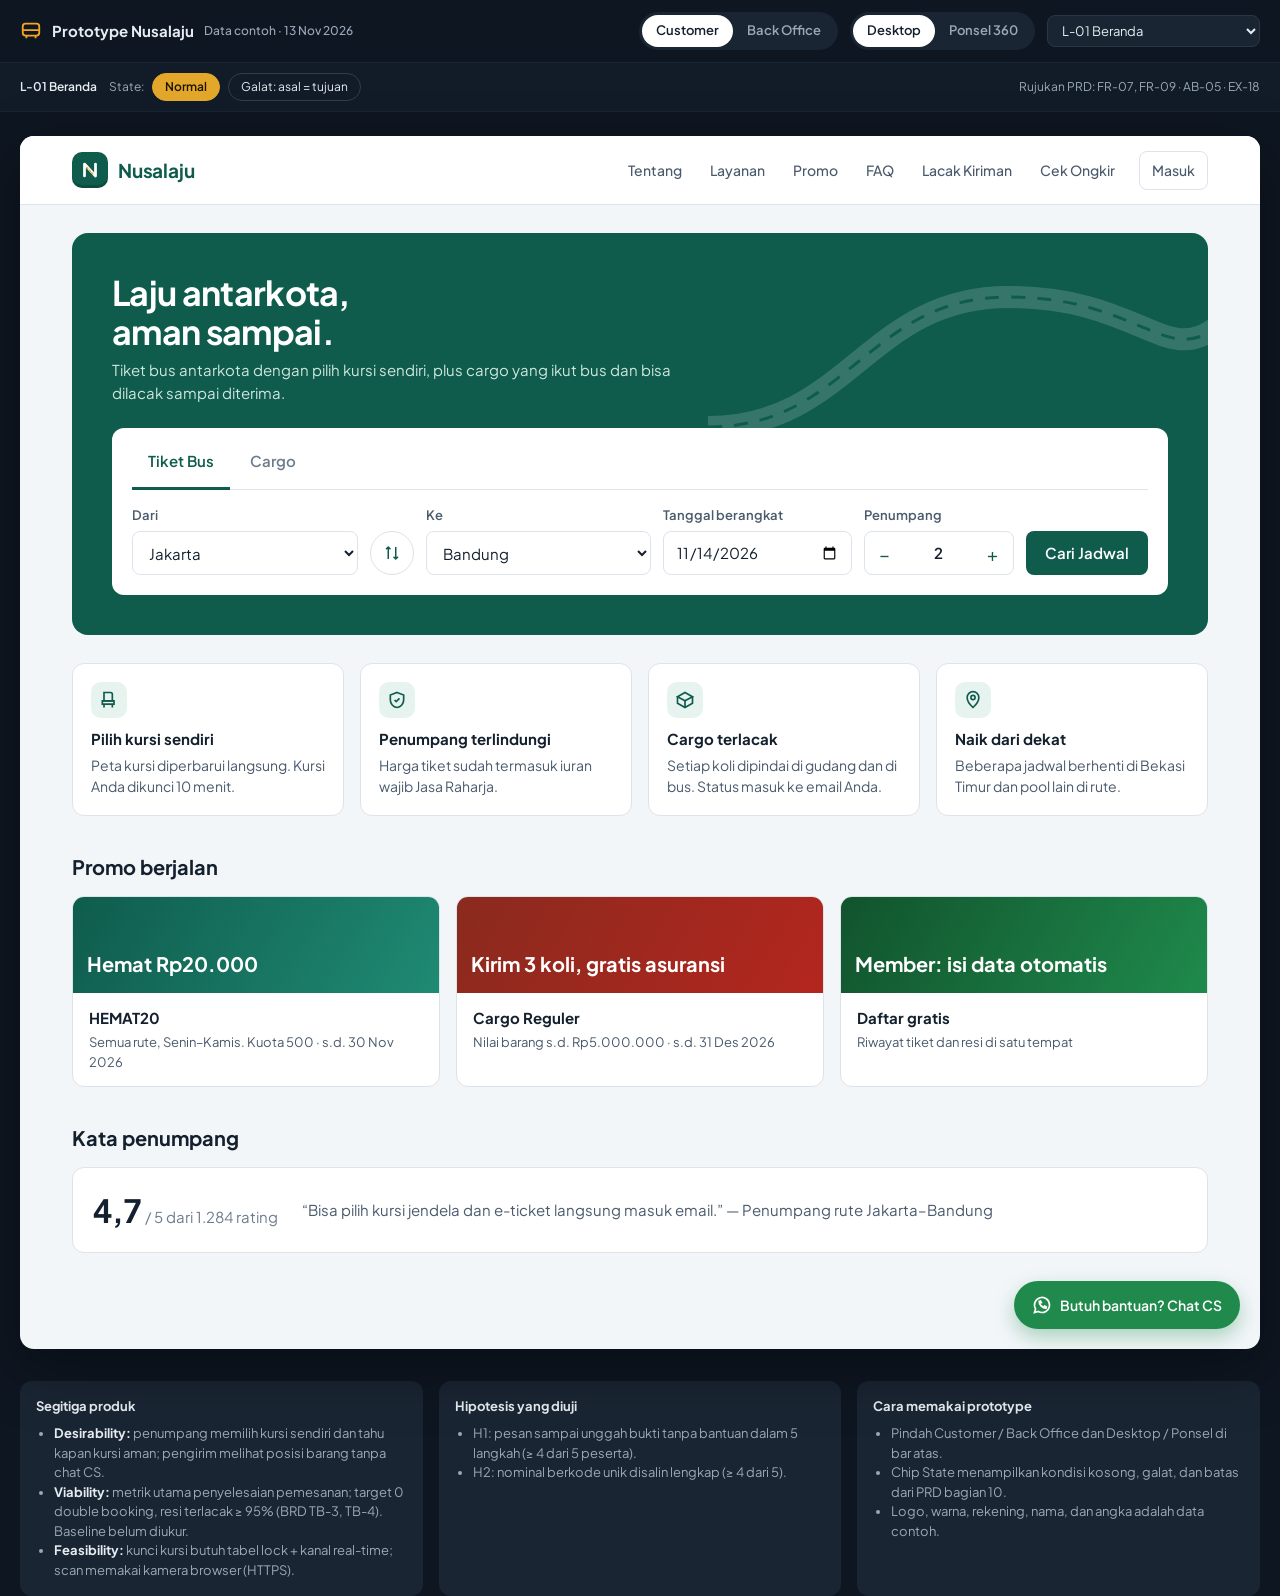
<file: prototype.html>
<!DOCTYPE html>
<html lang="id">
<head>
<meta charset="utf-8">
<meta name="viewport" content="width=device-width, initial-scale=1">
<title>Desain Nusalaju</title>
<link rel="preconnect" href="https://fonts.googleapis.com">
<link rel="preconnect" href="https://fonts.gstatic.com" crossorigin>
<link href="https://fonts.googleapis.com/css2?family=Plus+Jakarta+Sans:wght@400;500;600;700&family=JetBrains+Mono:wght@500;600&display=swap" rel="stylesheet">
<style>
/* Layout: prototype shell (gelap) membungkus satu bingkai aplikasi; bingkai bisa desktop atau ponsel 380 px, responsif via container query */
:root{
  --brand:#0F5C4D; --brand-700:#0A463B; --brand-50:#E7F3EF; --brand-100:#C9E4DC;
  --accent:#E3A82B; --accent-50:#FCF4E1; --accent-700:#7A5300;
  --ok:#1F8A4C; --ok-50:#E7F5EC; --warn:#B45309; --warn-50:#FDF1E3; --bad:#C2312B; --bad-50:#FCEBEA;
  --ink:#14202E; --ink-2:#4A5A6C; --ink-3:#6E7D8E; --line:#DCE3EB; --line-2:#EDF1F5; --bg:#F3F6F9; --surface:#FFFFFF;
  --shell:#0E1621; --shell-2:#1A2533; --shell-ink:#E6ECF2; --shell-ink-2:#9AA8B8;
  --font:'Plus Jakarta Sans', system-ui, -apple-system, 'Segoe UI', Roboto, sans-serif;
  --mono:'JetBrains Mono', ui-monospace, 'SFMono-Regular', Menlo, monospace;
  --r-sm:8px; --r-md:12px; --r-lg:16px;
  color-scheme: light;
}
*{box-sizing:border-box}
html,body{margin:0;height:100%}
body{background:var(--shell);color:var(--ink);font-family:var(--font);font-size:15px;line-height:1.5;-webkit-font-smoothing:antialiased}
button,input,select,textarea{font:inherit;color:inherit}
:focus-visible{outline:3px solid var(--accent);outline-offset:2px}
@media (prefers-reduced-motion: reduce){*{animation:none!important;transition:none!important}}
h1,h2,h3{text-wrap:balance;margin:0}
.mono{font-family:var(--mono);font-variant-numeric:tabular-nums}
.num{font-variant-numeric:tabular-nums}

/* ---------- Shell ---------- */
.shell-bar{display:flex;flex-wrap:wrap;gap:12px;align-items:center;padding:12px 20px;background:var(--shell);color:var(--shell-ink);border-bottom:1px solid var(--shell-2);position:sticky;top:0;z-index:50}
.shell-title{font-weight:700;font-size:15px;margin-right:auto;display:flex;gap:10px;align-items:center}
.shell-title small{font-weight:500;color:var(--shell-ink-2);font-size:12px}
.seg{display:inline-flex;background:var(--shell-2);border-radius:999px;padding:3px}
.seg button{border:0;background:transparent;color:var(--shell-ink-2);padding:6px 14px;border-radius:999px;cursor:pointer;font-size:13px;font-weight:600}
.seg button[aria-pressed="true"]{background:var(--surface);color:var(--ink)}
.shell-select{background:var(--shell-2);color:var(--shell-ink);border:1px solid #2A3646;border-radius:8px;padding:6px 10px;font-size:13px;max-width:260px}
.shell-states{display:flex;flex-wrap:wrap;gap:8px;align-items:center;padding:10px 20px;background:#121C28;color:var(--shell-ink-2);font-size:12px;border-bottom:1px solid var(--shell-2)}
.shell-states .lbl{font-weight:600;color:var(--shell-ink);margin-right:4px}
.chip{border:1px solid #2F3D50;background:transparent;color:var(--shell-ink);border-radius:999px;padding:4px 12px;font-size:12px;cursor:pointer}
.chip[aria-pressed="true"]{background:var(--accent);border-color:var(--accent);color:#1D1300;font-weight:600}
.stage{padding:24px 20px 32px;display:flex;justify-content:center}
.frame{background:var(--bg);width:100%;max-width:1280px;border-radius:14px;overflow:hidden;container-type:inline-size;container-name:app;position:relative;min-height:720px;box-shadow:0 20px 60px rgba(0,0,0,.35)}
.frame.mobile{max-width:380px;border-radius:32px;border:10px solid #000;min-height:760px}
.notes{max-width:1280px;margin:0 auto 40px;padding:0 20px;color:var(--shell-ink-2);font-size:13px;display:grid;grid-template-columns:repeat(auto-fit,minmax(280px,1fr));gap:16px}
.notes section{background:var(--shell-2);border-radius:12px;padding:16px}
.notes h3{color:var(--shell-ink);font-size:13px;margin-bottom:8px}
.notes ul{margin:0;padding-left:18px}
.notes b{color:var(--shell-ink)}

/* ---------- Komponen dasar ---------- */
.btn{display:inline-flex;align-items:center;justify-content:center;gap:8px;min-height:44px;padding:0 18px;border-radius:var(--r-sm);border:1px solid transparent;font-weight:600;cursor:pointer;font-size:15px;text-decoration:none;white-space:nowrap}
.btn-primary{background:var(--brand);color:#fff}
.btn-primary:hover{background:var(--brand-700)}
.btn-primary:disabled{background:#AAB7C4;cursor:not-allowed}
.btn-secondary{background:var(--surface);border-color:var(--line);color:var(--brand)}
.btn-secondary:hover{border-color:var(--brand)}
.btn-text{background:transparent;color:var(--brand);padding:0 8px}
.btn-danger{background:var(--surface);color:var(--bad);border-color:#EBC5C2}
.btn-danger.solid{background:var(--bad);color:#fff}
.btn-sm{min-height:36px;padding:0 12px;font-size:14px}
.btn-block{width:100%}
.field{display:flex;flex-direction:column;gap:6px;min-width:0}
.field label{font-size:13px;font-weight:600;color:var(--ink-2)}
.input,.select{height:44px;border:1px solid var(--line);border-radius:var(--r-sm);padding:0 12px;background:var(--surface);width:100%;min-width:0}
.input:focus,.select:focus{border-color:var(--brand);outline:3px solid var(--brand-100);outline-offset:0}
.input.err{border-color:var(--bad)}
.hint{font-size:13px;color:var(--ink-3)}
.err-text{font-size:13px;color:var(--bad);font-weight:500}
.card{background:var(--surface);border:1px solid var(--line);border-radius:var(--r-md)}
.badge{display:inline-flex;align-items:center;gap:6px;font-size:12px;font-weight:600;border-radius:999px;padding:3px 10px;white-space:nowrap}
.b-ok{background:var(--ok-50);color:var(--ok)}
.b-warn{background:var(--warn-50);color:var(--warn)}
.b-bad{background:var(--bad-50);color:var(--bad)}
.b-info{background:var(--brand-50);color:var(--brand)}
.b-neutral{background:var(--line-2);color:var(--ink-2)}
.b-accent{background:var(--accent-50);color:var(--accent-700)}
.banner{display:flex;gap:12px;align-items:flex-start;padding:12px 16px;border-radius:var(--r-sm);font-size:14px}
.banner.warn{background:var(--warn-50);color:#7A3A06}
.banner.bad{background:var(--bad-50);color:#8A1F1A}
.banner.ok{background:var(--ok-50);color:#11532D}
.banner.info{background:var(--brand-50);color:var(--brand-700)}
.toast-wrap{position:fixed;left:50%;bottom:24px;transform:translateX(-50%);display:flex;flex-direction:column;gap:8px;z-index:40;width:min(92%,440px);pointer-events:none}
.toast{background:var(--ink);color:#fff;padding:12px 16px;border-radius:10px;font-size:14px;box-shadow:0 8px 24px rgba(0,0,0,.2);animation:tin .18s ease-out}
.toast.bad{background:var(--bad)}
.toast.ok{background:var(--ok)}
@keyframes tin{from{transform:translateY(8px);opacity:.4}to{transform:none;opacity:1}}
.modal-bg{position:fixed;inset:0;background:rgba(14,22,33,.5);display:flex;align-items:center;justify-content:center;z-index:45;padding:16px}
.modal{background:var(--surface);border-radius:var(--r-lg);padding:24px;max-width:420px;width:100%;display:flex;flex-direction:column;gap:14px}
.modal h3{font-size:18px}
.row{display:flex;gap:12px;align-items:center;flex-wrap:wrap}
.spread{display:flex;justify-content:space-between;align-items:center;gap:12px;flex-wrap:wrap}
.stack{display:flex;flex-direction:column;gap:12px}
.muted{color:var(--ink-3)}
.sr{position:absolute;width:1px;height:1px;overflow:hidden;clip:rect(0 0 0 0)}
.tbl-wrap{overflow-x:auto}
table.tbl{width:100%;border-collapse:collapse;font-size:14px}
.tbl th{text-align:left;font-size:12px;font-weight:600;color:var(--ink-3);text-transform:uppercase;letter-spacing:.04em;padding:10px 12px;border-bottom:1px solid var(--line);white-space:nowrap}
.tbl td{padding:12px;border-bottom:1px solid var(--line-2);vertical-align:middle}
.tbl tr.sel td{background:var(--brand-50)}
.tbl tr.click{cursor:pointer}
.tbl tr.click:hover td{background:#F7FAFC}
.copy{border:0;background:var(--brand-50);color:var(--brand);font-weight:600;font-size:13px;padding:6px 10px;border-radius:6px;cursor:pointer}

/* ---------- Customer ---------- */
.c-head{background:var(--surface);border-bottom:1px solid var(--line);position:sticky;top:0;z-index:20}
.c-head-in{display:flex;align-items:center;gap:24px;padding:0 32px;height:68px;max-width:1200px;margin:0 auto}
.logo{display:flex;align-items:center;gap:10px;font-weight:700;font-size:19px;color:var(--brand);text-decoration:none;cursor:pointer;letter-spacing:-.01em}
.logo-mark{width:36px;height:36px;border-radius:10px;background:var(--brand);display:grid;place-items:center;box-shadow:inset 0 -3px 0 rgba(0,0,0,.18)}
.c-nav{display:flex;gap:4px;margin-left:auto;align-items:center}
.c-nav a{padding:8px 12px;border-radius:8px;color:var(--ink-2);text-decoration:none;font-weight:500;font-size:14px;cursor:pointer}
.c-nav a:hover{background:var(--line-2);color:var(--ink)}
.c-burger{display:none;margin-left:auto;border:1px solid var(--line);background:var(--surface);border-radius:8px;width:44px;height:44px;cursor:pointer}
.c-main{max-width:1200px;margin:0 auto;padding:28px 32px 96px}
.wa-fab{position:absolute;right:20px;bottom:20px;z-index:25;background:#1F8A4C;color:#fff;border-radius:999px;padding:0 18px;height:48px;display:flex;align-items:center;gap:8px;font-weight:600;text-decoration:none;box-shadow:0 8px 20px rgba(31,138,76,.35);font-size:14px}
.hero{background:var(--brand);color:#fff;border-radius:var(--r-lg);padding:40px;display:grid;grid-template-columns:1fr;gap:24px;position:relative;overflow:hidden}
.hero h1{font-size:34px;line-height:1.15;max-width:18ch;letter-spacing:-.02em}
.hero p{margin:0;color:#CFE6DF;max-width:52ch}
.hero-road{position:absolute;right:-20px;top:24px;opacity:.16}
.search-card{background:var(--surface);color:var(--ink);border-radius:var(--r-md);padding:8px 20px 20px;position:relative;z-index:1}
.tabs{display:flex;gap:4px;border-bottom:1px solid var(--line);margin-bottom:16px}
.tabs button{border:0;background:transparent;padding:14px 16px;font-weight:600;color:var(--ink-3);cursor:pointer;border-bottom:3px solid transparent;margin-bottom:-1px;font-size:15px}
.tabs button[aria-selected="true"]{color:var(--brand);border-bottom-color:var(--brand)}
.search-grid{display:grid;grid-template-columns:1.2fr auto 1.2fr 1fr .8fr auto;gap:12px;align-items:end}
.swap{width:44px;height:44px;border-radius:50%;border:1px solid var(--line);background:var(--surface);cursor:pointer;display:grid;place-items:center;color:var(--brand)}
.stepper{display:flex;align-items:center;border:1px solid var(--line);border-radius:var(--r-sm);height:44px;background:var(--surface)}
.stepper button{width:40px;height:100%;border:0;background:transparent;font-size:18px;color:var(--brand);cursor:pointer}
.stepper button:disabled{color:#B5C0CB;cursor:not-allowed}
.stepper span{flex:1;text-align:center;font-weight:600}
.feat{display:grid;grid-template-columns:repeat(4,1fr);gap:16px;margin-top:28px}
.feat .card{padding:18px}
.feat h3{font-size:15px;margin:10px 0 4px}
.feat p{margin:0;font-size:14px;color:var(--ink-2)}
.ico{width:36px;height:36px;border-radius:10px;background:var(--brand-50);display:grid;place-items:center;color:var(--brand)}
.sec-title{font-size:20px;margin:36px 0 14px;font-weight:700}
.promo-grid{display:grid;grid-template-columns:repeat(3,1fr);gap:16px}
.promo{padding:0;overflow:hidden}
.promo .art{height:96px;display:flex;align-items:flex-end;padding:14px;color:#fff;font-weight:700;font-size:20px}
.promo .body{padding:14px 16px}
.promo .body p{margin:4px 0 0;font-size:13px;color:var(--ink-2)}
.progress{display:flex;gap:6px;margin-bottom:20px;align-items:center;flex-wrap:wrap;font-size:13px}
.progress span{display:flex;align-items:center;gap:6px;color:var(--ink-3);font-weight:500}
.progress span b{width:22px;height:22px;border-radius:50%;display:grid;place-items:center;background:var(--line);color:var(--ink-2);font-size:12px}
.progress span.on{color:var(--brand);font-weight:600}
.progress span.on b{background:var(--brand);color:#fff}
.progress span.done b{background:var(--ok);color:#fff}
.progress i{width:22px;height:1px;background:var(--line)}
.sum-bar{background:var(--surface);border:1px solid var(--line);border-radius:var(--r-md);padding:14px 18px;display:flex;align-items:center;gap:16px;flex-wrap:wrap}
.sum-bar .route{font-weight:700;font-size:17px}
.dates{display:grid;grid-template-columns:repeat(7,1fr);gap:8px;margin:16px 0}
.date{border:1px solid var(--line);background:var(--surface);border-radius:var(--r-sm);padding:8px 4px;text-align:center;cursor:pointer;font-size:13px}
.date b{display:block;font-size:14px}
.date small{color:var(--ok);font-weight:600}
.date[aria-pressed="true"]{border-color:var(--brand);background:var(--brand-50);box-shadow:inset 0 0 0 1px var(--brand)}
.res-layout{display:grid;grid-template-columns:240px 1fr;gap:20px;align-items:start}
.filters{padding:16px;display:flex;flex-direction:column;gap:16px}
.filters h4{margin:0 0 8px;font-size:13px;color:var(--ink-2)}
.check{display:flex;gap:10px;align-items:center;font-size:14px;min-height:32px;cursor:pointer}
.check input{width:18px;height:18px;accent-color:var(--brand)}
.sched{display:grid;grid-template-columns:1.6fr 1fr auto;gap:16px;padding:18px 20px;align-items:center}
.sched + .sched{margin-top:12px}
.sched.closed{background:#F7F9FB}
.sched.closed .time{color:var(--ink-3)}
.time{font-size:22px;font-weight:700;letter-spacing:-.01em}
.time-line{display:flex;align-items:center;gap:12px}
.time-line .dur{flex:1;display:flex;flex-direction:column;align-items:center;font-size:12px;color:var(--ink-3);min-width:60px}
.time-line .dur i{display:block;width:100%;height:2px;background:repeating-linear-gradient(90deg,var(--line) 0 6px,transparent 6px 10px);margin-top:4px}
.price{font-size:20px;font-weight:700;color:var(--ink);text-align:right}
.price small{display:block;font-size:12px;color:var(--ink-3);font-weight:500}
.pts{font-size:13px;color:var(--ink-2)}
.facs{display:flex;gap:6px;flex-wrap:wrap;margin-top:8px}
.empty{padding:48px 24px;text-align:center;display:flex;flex-direction:column;gap:10px;align-items:center}
.empty h3{font-size:18px}
.empty p{margin:0;color:var(--ink-2);max-width:44ch}

/* Seat map */
.seat-layout{display:grid;grid-template-columns:1fr 340px;gap:20px;align-items:start}
.bus{padding:20px;display:flex;flex-direction:column;align-items:center;gap:14px}
.bus-body{border:2px solid var(--line);border-radius:28px 28px 14px 14px;padding:18px 16px 16px;background:#FBFCFD}
.bus-front{display:flex;justify-content:space-between;align-items:center;margin-bottom:14px;font-size:11px;color:var(--ink-3);font-weight:600;gap:8px}
.wheel{width:40px;height:40px;border-radius:50%;border:3px solid var(--ink-3);display:grid;place-items:center}
.door{border:1px dashed var(--ink-3);border-radius:6px;padding:6px 8px}
.grid-seats{display:grid;grid-template-columns:repeat(2,48px) 28px repeat(2,48px);gap:8px}
.seat{width:48px;height:48px;border-radius:10px 10px 6px 6px;border:2px solid var(--line);background:var(--surface);font-size:12px;font-weight:700;cursor:pointer;display:grid;place-items:center;position:relative;color:var(--ink-2);transition:background .12s}
.seat.vip{border-color:#B98A1E;border-style:double;border-width:3px}
.seat:hover:not(:disabled){border-color:var(--brand);color:var(--brand)}
.seat.mine{background:var(--accent);border-color:#A97A10;color:#1D1300}
.seat.held{background:repeating-linear-gradient(135deg,#E9EEF3 0 5px,#D5DDE6 5px 10px);color:var(--ink-3);cursor:not-allowed;border-color:#C9D3DD}
.seat.taken{background:#C3CDD7;border-color:#C3CDD7;color:#fff;cursor:not-allowed}
.seat:disabled{cursor:not-allowed}
.seat.flash{animation:flash .6s ease-out 2}
@keyframes flash{50%{box-shadow:0 0 0 4px var(--bad)}}
.aisle{width:28px}
.rowno{font-size:11px;color:var(--ink-3);display:grid;place-items:center}
.legend{display:flex;flex-wrap:wrap;gap:14px;font-size:13px;color:var(--ink-2);justify-content:center}
.legend span{display:flex;gap:6px;align-items:center}
.legend i{width:18px;height:18px;border-radius:5px;border:2px solid var(--line);display:inline-block;background:var(--surface)}
.legend i.mine{background:var(--accent);border-color:#A97A10}
.legend i.held{background:repeating-linear-gradient(135deg,#E9EEF3 0 3px,#D5DDE6 3px 6px);border-color:#C9D3DD}
.legend i.taken{background:#C3CDD7;border-color:#C3CDD7}
.legend i.vip{border-style:double;border-width:3px;border-color:#B98A1E}
.side-panel{padding:20px;display:flex;flex-direction:column;gap:14px;position:sticky;top:84px}
.kv{display:flex;justify-content:space-between;gap:12px;font-size:14px}
.kv span:first-child{color:var(--ink-2)}
.kv.total{font-size:17px;font-weight:700;border-top:1px solid var(--line);padding-top:12px}
.timer{display:flex;align-items:center;gap:10px;background:var(--accent-50);border:1px solid #F3D49B;color:var(--accent-700);border-radius:var(--r-sm);padding:10px 12px;font-size:14px;font-weight:500}
.timer b{font-family:var(--mono);font-size:16px}
.timer.low{background:var(--bad-50);border-color:#F0C3C0;color:var(--bad)}
.bottom-bar{display:none}

/* Form & payment */
.two-col{display:grid;grid-template-columns:1fr 360px;gap:20px;align-items:start}
.form-card{padding:20px;display:flex;flex-direction:column;gap:16px}
.form-card h2{font-size:17px}
.fgrid{display:grid;grid-template-columns:1fr 1fr;gap:14px}
.pax-block{border:1px solid var(--line);border-radius:var(--r-sm);padding:14px;display:flex;flex-direction:column;gap:10px}
.pax-block .spread b{font-size:14px}
.amount{font-family:var(--mono);font-size:34px;font-weight:600;letter-spacing:-.01em;color:var(--ink)}
.amount mark{background:var(--accent);color:#1D1300;border-radius:6px;padding:0 4px}
.drop{border:2px dashed var(--line);border-radius:var(--r-md);padding:24px;text-align:center;display:flex;flex-direction:column;gap:8px;align-items:center;background:#FAFCFD;cursor:pointer}
.drop.err{border-color:var(--bad);background:var(--bad-50)}
.drop.has{border-style:solid;border-color:var(--ok);background:var(--ok-50)}
.steps-list{margin:0;padding-left:20px;font-size:14px;color:var(--ink-2);display:flex;flex-direction:column;gap:6px}
.status-hero{padding:28px;display:flex;flex-direction:column;gap:12px;align-items:flex-start}
.status-hero h2{font-size:22px}

/* E-ticket */
.ticket{max-width:720px;margin:0 auto;display:grid;grid-template-columns:1fr 220px;overflow:hidden}
.ticket .main{padding:24px;display:flex;flex-direction:column;gap:16px;border-right:2px dashed var(--line)}
.ticket .qr{padding:24px;display:flex;flex-direction:column;align-items:center;gap:10px;background:#FBFCFD}
.t-route{display:flex;align-items:center;gap:16px}
.t-route div b{display:block;font-size:24px}
.t-meta{display:grid;grid-template-columns:repeat(3,1fr);gap:12px;font-size:13px}
.t-meta span{display:block;color:var(--ink-3)}
.t-meta b{font-size:15px}
.booking-code{font-family:var(--mono);font-size:26px;font-weight:600;letter-spacing:.08em;color:var(--brand)}

/* Cargo */
.koli{display:grid;grid-template-columns:40px repeat(4,1fr) 44px;gap:10px;align-items:end}
.koli .no{height:44px;display:grid;place-items:center;font-weight:700;color:var(--ink-3)}
.calc-res{padding:20px;display:flex;flex-direction:column;gap:12px;position:sticky;top:84px}
.wt{display:grid;grid-template-columns:1fr auto;gap:4px 12px;font-size:13px;padding:10px 12px;border:1px solid var(--line-2);border-radius:var(--r-sm)}
.wt b{font-size:14px}
.switch{display:flex;align-items:center;gap:10px;cursor:pointer;font-weight:600;font-size:14px}
.switch input{appearance:none;width:44px;height:26px;border-radius:999px;background:#C3CDD7;position:relative;cursor:pointer;transition:background .15s;margin:0}
.switch input::after{content:"";position:absolute;top:3px;left:3px;width:20px;height:20px;border-radius:50%;background:#fff;transition:left .15s}
.switch input:checked{background:var(--brand)}
.switch input:checked::after{left:21px}
.resi-box{display:flex;flex-direction:column;gap:14px;align-items:center;text-align:center;padding:32px}
.resi-no{font-family:var(--mono);font-size:28px;font-weight:600;letter-spacing:.06em}
.timeline{list-style:none;margin:0;padding:0;display:flex;flex-direction:column}
.timeline li{display:grid;grid-template-columns:24px 1fr;gap:14px;position:relative;padding-bottom:22px}
.timeline li::before{content:"";position:absolute;left:11px;top:22px;bottom:0;width:2px;background:var(--line)}
.timeline li:last-child::before{display:none}
.timeline .dot{width:24px;height:24px;border-radius:50%;background:var(--line);border:4px solid var(--surface);box-shadow:0 0 0 1px var(--line);margin-top:2px}
.timeline li.now .dot{background:var(--brand);box-shadow:0 0 0 4px var(--brand-100)}
.timeline li.ok .dot{background:var(--ok);box-shadow:0 0 0 4px var(--ok-50)}
.timeline h4{margin:0;font-size:15px}
.timeline p{margin:2px 0 0;font-size:13px;color:var(--ink-2)}
.proof{display:flex;gap:12px;margin-top:10px;flex-wrap:wrap}
.proof figure{margin:0;border:1px solid var(--line);border-radius:8px;padding:6px;background:#fff;font-size:11px;color:var(--ink-3);text-align:center}

/* ---------- Admin ---------- */
.a-wrap{display:grid;grid-template-columns:232px 1fr;min-height:720px}
.a-side{background:#0B3B32;color:#D3E6E0;padding:18px 12px;display:flex;flex-direction:column;gap:4px}
.a-side .logo{color:#fff;padding:4px 8px 16px}
.a-side .logo-mark{background:#12524A}
.a-side h5{margin:14px 10px 6px;font-size:11px;text-transform:uppercase;letter-spacing:.08em;color:#8FB8AE;font-weight:600}
.a-side a{display:flex;align-items:center;gap:10px;padding:9px 10px;border-radius:8px;color:#D3E6E0;text-decoration:none;font-size:14px;font-weight:500;cursor:pointer}
.a-side a:hover{background:#12524A;color:#fff}
.a-side a.on{background:#fff;color:var(--brand)}
.a-side a .cnt{margin-left:auto;background:var(--accent);color:#1D1300;border-radius:999px;font-size:11px;font-weight:700;padding:1px 8px}
.a-main{display:flex;flex-direction:column;min-width:0}
.a-top{height:60px;background:var(--surface);border-bottom:1px solid var(--line);display:flex;align-items:center;gap:12px;padding:0 24px}
.a-top h1{font-size:18px;margin-right:auto}
.a-top .select{height:36px;width:auto;font-size:13px}
.a-content{padding:24px;display:flex;flex-direction:column;gap:20px}
.kpis{display:grid;grid-template-columns:repeat(6,1fr);gap:12px}
.kpi{padding:14px 16px;display:flex;flex-direction:column;gap:4px;border-left:4px solid transparent}
.kpi span{font-size:12px;color:var(--ink-3);font-weight:600}
.kpi b{font-size:22px;letter-spacing:-.01em}
.kpi small{font-size:12px;color:var(--ink-2)}
.kpi.warn{border-left-color:var(--warn)}
.kpi.bad{border-left-color:var(--bad)}
.dash-grid{display:grid;grid-template-columns:1.6fr 1fr;gap:16px}
.dash-grid.lay{grid-template-columns:1fr 320px}
.panel{padding:18px 20px;display:flex;flex-direction:column;gap:12px}
.panel h2{font-size:16px}
.occ{display:grid;grid-template-columns:110px 1fr 46px;gap:10px;align-items:center;font-size:13px}
.occ .bar{height:8px;background:var(--line-2);border-radius:999px;overflow:hidden}
.occ .bar i{display:block;height:100%;background:var(--brand);border-radius:999px}
.alert{display:grid;grid-template-columns:4px 1fr auto;gap:12px;align-items:center;padding:10px 0;border-bottom:1px solid var(--line-2);font-size:14px}
.alert:last-child{border-bottom:0}
.alert i{height:100%;min-height:36px;border-radius:2px;background:var(--warn)}
.alert i.bad{background:var(--bad)}
.verif{display:grid;grid-template-columns:1.3fr 1fr;gap:16px;align-items:start}
.age{font-weight:600}
.age.late{color:var(--bad)}
.proof-img{border:1px solid var(--line);border-radius:var(--r-sm);background:#F6F8FA;padding:16px;display:flex;justify-content:center}
.match{display:grid;grid-template-columns:repeat(3,1fr);gap:12px}
.match .card{padding:14px 16px;border-top:4px solid var(--ok)}
.match .card.r{border-top-color:var(--warn)}
.match .card.x{border-top-color:var(--bad)}
.match b{font-size:26px;display:block}
.scan-panel{padding:20px;display:flex;flex-direction:column;gap:12px}
.scan-view{height:180px;border-radius:var(--r-md);background:#0E1621;position:relative;display:grid;place-items:center;color:#9AA8B8;font-size:13px;overflow:hidden}
.scan-view::before{content:"";position:absolute;inset:28px 48px;border:2px solid rgba(255,255,255,.7);border-radius:12px}
.scan-view::after{content:"";position:absolute;left:48px;right:48px;height:2px;background:var(--accent);top:50%;box-shadow:0 0 12px var(--accent)}
.scan-result{border-radius:var(--r-md);padding:14px 16px;font-weight:600;display:flex;gap:10px;align-items:center}
.scan-result.ok{background:var(--ok);color:#fff}
.scan-result.bad{background:var(--bad);color:#fff}
.scan-list{list-style:none;margin:0;padding:0;font-size:14px}
.scan-list li{display:flex;justify-content:space-between;gap:8px;padding:8px 0;border-bottom:1px solid var(--line-2)}
.cap{height:10px;border-radius:999px;background:var(--line-2);overflow:hidden}
.cap i{display:block;height:100%;background:var(--warn)}
.phone-ui{max-width:380px;margin:0 auto;width:100%}
.layout-grid{display:grid;grid-template-columns:repeat(5,44px);gap:6px;justify-content:center}
.lcell{width:44px;height:44px;border-radius:8px;border:1px dashed var(--line);background:#fff;font-size:11px;font-weight:700;cursor:pointer;color:var(--ink-3)}
.lcell.k{border:2px solid var(--brand);color:var(--brand)}
.lcell.kv{border:3px double #6E93B8;color:var(--brand)}
.lcell.l{background:transparent;border-color:transparent}
.lcell.t{background:#E7F0F8;border-style:solid;color:var(--brand)}
.lcell.p{background:#FDF1E3;border:1px solid #F0C99B;color:var(--warn)}
.lcell.s{background:#E8EBEF;border:1px solid #C3CDD7;color:var(--ink-2)}
.otp{display:flex;gap:8px}
.otp input{width:48px;height:56px;text-align:center;font-family:var(--mono);font-size:22px;border:1px solid var(--line);border-radius:var(--r-sm)}
.login{max-width:420px;margin:72px auto;padding:32px;display:flex;flex-direction:column;gap:16px}
.denied{padding:56px 24px;text-align:center;display:flex;flex-direction:column;gap:10px;align-items:center}
.matrix td,.matrix th{text-align:center}
.matrix td:first-child,.matrix th:first-child{text-align:left}
.matrix input{width:18px;height:18px;accent-color:var(--brand)}
canvas.sig{border:1px dashed var(--ink-3);border-radius:var(--r-sm);background:#fff;touch-action:none;width:100%;height:140px}


/* Master data */
.a-tabs{display:flex;gap:4px;border-bottom:1px solid var(--line);overflow-x:auto}
.a-tabs button{border:0;background:transparent;padding:10px 14px;font-weight:600;color:var(--ink-3);cursor:pointer;border-bottom:3px solid transparent;margin-bottom:-1px;white-space:nowrap;font-size:14px}
.a-tabs button[aria-selected="true"]{color:var(--brand);border-bottom-color:var(--brand)}
.toolbar{display:flex;gap:10px;align-items:center;flex-wrap:wrap}
.toolbar .input{height:38px;max-width:260px}
.drawer-bg{position:fixed;inset:0;background:rgba(14,22,33,.45);z-index:45;display:flex;justify-content:flex-end}
.drawer{background:var(--surface);width:min(440px,100%);height:100%;overflow-y:auto;padding:24px;display:flex;flex-direction:column;gap:14px;box-shadow:-12px 0 32px rgba(0,0,0,.18)}
.drawer h3{font-size:18px}
.drawer .foot{margin-top:auto;display:flex;gap:10px;justify-content:flex-end;padding-top:12px;border-top:1px solid var(--line)}
.daychips{display:flex;gap:6px;flex-wrap:wrap}
.daychips label{display:flex;align-items:center;gap:6px;border:1px solid var(--line);border-radius:999px;padding:6px 12px;font-size:13px;cursor:pointer}
.daychips input{accent-color:var(--brand)}
.cal{display:grid;grid-template-columns:repeat(7,1fr);gap:8px}
.cal div{border:1px solid var(--line);border-radius:var(--r-sm);padding:8px;font-size:12px;display:flex;flex-direction:column;gap:2px;min-height:72px}
.cal div b{font-size:14px}
.cal div.up{background:var(--accent-50);border-color:#F3D49B}
.cal div.hi{background:var(--bad-50);border-color:#F0C3C0}
.cal small{color:var(--ink-3)}
.prio{display:inline-grid;place-items:center;width:24px;height:24px;border-radius:6px;background:var(--brand-50);color:var(--brand);font-weight:700;font-size:12px}
.rpt-grid{display:grid;grid-template-columns:repeat(4,1fr);gap:12px}
@container app (max-width: 860px){ .rpt-grid{grid-template-columns:1fr 1fr} .cal{grid-template-columns:repeat(4,1fr)} }

/* ---------- Container queries: tablet & ponsel ---------- */
@container app (max-width: 1100px){
  .kpis{grid-template-columns:repeat(3,1fr)}
  .search-grid{grid-template-columns:1fr auto 1fr;}
  .search-grid .f-date,.search-grid .f-pax{grid-column:span 1}
  .search-grid .f-go{grid-column:1 / -1}
}
@container app (max-width: 860px){
  .a-wrap{grid-template-columns:1fr}
  .a-side{flex-direction:row;overflow-x:auto;padding:8px;gap:4px}
  .a-side .logo,.a-side h5{display:none}
  .a-side a{white-space:nowrap}
  .dash-grid,.verif,.two-col,.seat-layout,.res-layout{grid-template-columns:1fr}
  .side-panel,.calc-res{position:static}
  .feat{grid-template-columns:repeat(2,1fr)}
  .promo-grid{grid-template-columns:1fr 1fr}
  .match{grid-template-columns:1fr}
}
@container app (max-width: 600px){
  body{font-size:16px}
  .c-head-in{padding:0 16px;height:60px}
  .c-nav{display:none}
  .c-nav.open{display:flex;position:absolute;top:60px;left:0;right:0;flex-direction:column;align-items:stretch;background:var(--surface);border-bottom:1px solid var(--line);padding:8px}
  .c-burger{display:grid;place-items:center}
  .c-main{padding:16px 16px 140px}
  .hero{padding:24px 16px;border-radius:var(--r-md)}
  .hero h1{font-size:26px}
  .search-card{padding:4px 14px 16px}
  .search-grid{grid-template-columns:1fr 44px}
  .search-grid .f-from,.search-grid .f-to{grid-column:1}
  .search-grid .swap{grid-column:2;grid-row:1 / span 2;align-self:center}
  .search-grid .f-date,.search-grid .f-pax,.search-grid .f-go{grid-column:1 / -1}
  .feat,.promo-grid{grid-template-columns:1fr}
  .dates{grid-template-columns:repeat(4,1fr)}
  .dates .date:nth-child(n+5){display:none}
  .filters{display:none}
  .sched{grid-template-columns:1fr auto;padding:16px}
  .sched .act{grid-column:1 / -1}
  .sched .act .btn{width:100%}
  .time{font-size:19px}
  .side-panel{display:none}
  .bottom-bar{display:flex;position:absolute;left:0;right:0;bottom:0;background:var(--surface);border-top:1px solid var(--line);padding:12px 16px 16px;flex-direction:column;gap:10px;z-index:30}
  .bus{padding:12px}
  .grid-seats{grid-template-columns:repeat(2,44px) 20px repeat(2,44px);gap:7px}
  .seat{width:44px;height:44px}
  .fgrid{grid-template-columns:1fr}
  .amount{font-size:28px}
  .ticket{grid-template-columns:1fr}
  .ticket .main{border-right:0;border-bottom:2px dashed var(--line)}
  .t-meta{grid-template-columns:1fr 1fr}
  .koli{grid-template-columns:1fr 1fr;padding-bottom:12px;border-bottom:1px solid var(--line-2)}
  .koli .no{grid-column:1 / -1;height:auto;place-items:start}
  .a-top{padding:0 12px}
  .a-content{padding:16px}
  .kpis{grid-template-columns:1fr 1fr}
  .wa-fab{bottom:96px;right:16px;padding:0 14px}
  .wa-fab .t{display:none}
  .toast-wrap{bottom:120px}
}
</style>
</head>
<body>
<header class="shell-bar">
  <div class="shell-title">
    <svg width="22" height="22" viewBox="0 0 24 24" fill="none" stroke="#F5A524" stroke-width="2" aria-hidden="true"><rect x="3" y="4" width="18" height="13" rx="3"/><path d="M3 11h18M7 17v3M17 17v3"/></svg>
    Prototype Nusalaju <small>Data contoh · 13 Nov 2026</small>
  </div>
  <div class="seg" role="group" aria-label="Sisi aplikasi">
    <button type="button" id="side-cust" aria-pressed="true">Customer</button>
    <button type="button" id="side-admin" aria-pressed="false">Back Office</button>
  </div>
  <div class="seg" role="group" aria-label="Perangkat">
    <button type="button" id="dev-desk" aria-pressed="true">Desktop</button>
    <button type="button" id="dev-mob" aria-pressed="false">Ponsel 360</button>
  </div>
  <label class="sr" for="screen-pick">Pilih layar</label>
  <select id="screen-pick" class="shell-select"></select>
</header>
<div class="shell-states" id="states"></div>
<main class="stage"><div class="frame" id="frame"></div></main>
<div class="notes" id="notes"></div>

<script>
/* ======================= Data contoh ======================= */
const rp = n => 'Rp ' + Math.round(n).toLocaleString('id-ID');
const pad = n => String(n).padStart(2,'0');
const mmss = ms => { const s = Math.max(0, Math.ceil(ms/1000)); return pad(Math.floor(s/60)) + ':' + pad(s%60); };
const esc = s => String(s).replace(/[&<>"]/g, c => ({'&':'&amp;','<':'&lt;','>':'&gt;','"':'&quot;'}[c]));

const CITIES = ['Jakarta','Bandung','Bekasi','Cirebon','Tasikmalaya','Garut'];
const WEEKEND = 1.2; // aturan harga akhir pekan +20%
const SCHEDULES = [
  {id:'J1', dep:'05:30', arr:'08:15', dur:'2j 45m', from:'Pool Cawang', to:'Pool Pasteur', kelas:'Eksekutif', fas:['AC','Toilet','USB'], sisa:12, base:150000},
  {id:'J2', dep:'07:00', arr:'09:45', dur:'2j 45m', from:'Pool Cawang', to:'Pool Pasteur', kelas:'VIP + Eksekutif', fas:['AC','Toilet','USB','Snack'], sisa:26, base:150000, vip:185000, extraStop:'Bekasi Timur 07:40'},
  {id:'J3', dep:'09:30', arr:'12:15', dur:'2j 45m', from:'Pool Cawang', to:'Pool Pasteur', kelas:'Eksekutif', fas:['AC','Toilet'], sisa:1, base:150000},
  {id:'J4', dep:'13:00', arr:'15:45', dur:'2j 45m', from:'Pool Cawang', to:'Pool Pasteur', kelas:'Eksekutif', fas:['AC','Toilet','USB'], sisa:30, base:150000},
  {id:'J5', dep:'19:00', arr:'21:30', dur:'2j 30m', from:'Pool Cawang', to:'Pool Pasteur', kelas:'VIP + Eksekutif', fas:['AC','Toilet','USB','Snack'], sisa:18, base:150000, vip:185000}
];
const DATES = [
  {d:'Rab',n:'11 Nov',p:150000},{d:'Kam',n:'12 Nov',p:150000},{d:'Jum',n:'13 Nov',p:150000},
  {d:'Sab',n:'14 Nov',p:180000,on:true},{d:'Min',n:'15 Nov',p:180000},{d:'Sen',n:'16 Nov',p:150000},{d:'Sel',n:'17 Nov',p:150000}
];
const ROWS = 10, COLS = ['A','B','C','D'];
const TAKEN = new Set(['1A','2C','3B','3C','4D','5A','5B','6C','7D','8A','9B','9C','10D','4A','2D']);

/* ======================= State ======================= */
const S = {
  side:'cust', device:'desk', screen:'beranda', st:{}, role:'super',
  tab:'tiket', from:'Jakarta', to:'Bandung', pax:2,
  sched:'J2', seats:[], held:new Set(['6A','8C']), seatDeadline:null, conflictNext:false, offline:false,
  promo:false, uniq:247, payDeadline:null, payState:'normal', file:null, fileErr:'',
  koli:[{w:5,p:40,l:40,t:40},{w:3,p:30,l:20,t:15}], cFrom:'Jakarta', cTo:'Bandung', svc:'Reguler', ins:true, nilai:2000000,
  verif:null, queue:null, scanLog:[], scanRes:null, cargoAction:'muat', bagSisa:62, cargoScans:[], sigDone:false, photoDone:false,
  layout:null, lMode:'k', boarded:new Set(['1B','1C','2A','2B'])
};
function resetQueue(){
  S.queue = [
    {code:'NL4R8T', name:'Hendra W.', sched:'Sab 14 Nov · 05:30 JKT–BDG', amount:360519, age:42, recon:'Cocok mutasi 14:21'},
    {code:'NL9M2C', name:'Ayu L.', sched:'Sab 14 Nov · 07:00 JKT–BDG', amount:185312, age:34, recon:'Belum ada mutasi'},
    {code:'NL7K2M', name:'Rina S.', sched:'Sab 14 Nov · 07:00 JKT–BDG', amount:360247, age:12, recon:'Cocok mutasi 14:52'},
    {code:'NL2H6Q', name:'Bagus P.', sched:'Min 15 Nov · 13:00 JKT–BDG', amount:540108, age:3, recon:'Belum ada mutasi'}
  ];
  S.verif = 'NL4R8T';
}
resetQueue();
function initLayout(){
  S.layout = [];
  for(let r=0;r<12;r++){ const row=[]; for(let c=0;c<5;c++){ row.push(c===2?'l':'k'); } S.layout.push(row); }
  S.layout[0] = ['s','l','l','l','p'];
  S.layout[1] = ['kv','kv','l','kv','kv'];
  S.layout[2] = ['kv','kv','l','kv','kv'];
  S.layout[11] = ['k','k','l','t','t'];
}
initLayout();

/* ======================= Utilitas UI ======================= */
const $ = (sel, root=document) => root.querySelector(sel);
const $$ = (sel, root=document) => Array.from(root.querySelectorAll(sel));
function toast(msg, kind=''){
  const w = $('#toasts'); if(!w) return;
  const t = document.createElement('div'); t.className = 'toast ' + kind; t.setAttribute('role','status'); t.textContent = msg;
  w.appendChild(t); setTimeout(()=>t.remove(), 3600);
}
function modal(html){
  const f = $('#frame'); const bg = document.createElement('div'); bg.className='modal-bg'; bg.id='modal';
  bg.innerHTML = '<div class="modal" role="dialog" aria-modal="true">' + html + '</div>'; f.appendChild(bg);
  const first = bg.querySelector('button, input, textarea'); if(first) first.focus();
  return bg;
}
function closeModal(){ const m = $('#modal'); if(m) m.remove(); }
async function copyText(t, label){
  try{ await navigator.clipboard.writeText(t); toast(label + ' disalin', 'ok'); }catch(e){ toast('Salin manual: ' + t); }
}
const IC = {
  bus:'<svg width="20" height="20" viewBox="0 0 24 24" fill="none" stroke="currentColor" stroke-width="2" aria-hidden="true"><rect x="3" y="4" width="18" height="13" rx="3"/><path d="M3 11h18M7 17v3M17 17v3"/></svg>',
  swap:'<svg width="18" height="18" viewBox="0 0 24 24" fill="none" stroke="currentColor" stroke-width="2" aria-hidden="true"><path d="M7 4v16M4 7l3-3 3 3M17 20V4M14 17l3 3 3-3"/></svg>',
  wa:'<svg width="20" height="20" viewBox="0 0 24 24" fill="none" stroke="currentColor" stroke-width="2" aria-hidden="true"><path d="M21 12a9 9 0 0 1-13.4 7.8L3 21l1.3-4.4A9 9 0 1 1 21 12z"/><path d="M9 9.5c.5 2.5 2.5 4.5 5 5l1.2-1.3 2 1-.4 1.6c-3.8.4-8.6-4.4-8.2-8.2l1.6-.4 1 2z"/></svg>',
  shield:'<svg width="20" height="20" viewBox="0 0 24 24" fill="none" stroke="currentColor" stroke-width="2" aria-hidden="true"><path d="M12 3l8 3v6c0 4.5-3.4 8.3-8 9-4.6-.7-8-4.5-8-9V6z"/><path d="M9 12l2 2 4-4"/></svg>',
  seat:'<svg width="20" height="20" viewBox="0 0 24 24" fill="none" stroke="currentColor" stroke-width="2" aria-hidden="true"><path d="M6 3h8a2 2 0 0 1 2 2v8H6z"/><path d="M4 13h14v4H4zM6 17v4M16 17v4"/></svg>',
  box:'<svg width="20" height="20" viewBox="0 0 24 24" fill="none" stroke="currentColor" stroke-width="2" aria-hidden="true"><path d="M21 8l-9-5-9 5 9 5 9-5z"/><path d="M3 8v8l9 5 9-5V8M12 13v8"/></svg>',
  pin:'<svg width="20" height="20" viewBox="0 0 24 24" fill="none" stroke="currentColor" stroke-width="2" aria-hidden="true"><path d="M12 21s-7-6.2-7-12a7 7 0 0 1 14 0c0 5.8-7 12-7 12z"/><circle cx="12" cy="9" r="2.5"/></svg>',
  menu:'<svg width="20" height="20" viewBox="0 0 24 24" fill="none" stroke="currentColor" stroke-width="2" aria-hidden="true"><path d="M4 6h16M4 12h16M4 18h16"/></svg>',
  up:'<svg width="22" height="22" viewBox="0 0 24 24" fill="none" stroke="currentColor" stroke-width="2" aria-hidden="true"><path d="M12 19V5M6 11l6-6 6 6"/></svg>',
  lock:'<svg width="40" height="40" viewBox="0 0 24 24" fill="none" stroke="currentColor" stroke-width="1.6" aria-hidden="true"><rect x="5" y="11" width="14" height="10" rx="2"/><path d="M8 11V7a4 4 0 0 1 8 0v4"/></svg>'
};
const logoHtml = (onclick='beranda') => `<a class="logo" data-go="${onclick}" aria-label="Nusalaju"><span class="logo-mark" aria-hidden="true"><svg viewBox="0 0 24 24" width="22" height="22"><path d="M6 18.5V5.5l12 13V5.5" fill="none" stroke="#fff" stroke-width="3" stroke-linecap="round" stroke-linejoin="round"/><path d="M8.5 9.2l7 7.6" stroke="#E3A82B" stroke-width="1.6" stroke-linecap="round" stroke-dasharray="1.6 2.4"/></svg></span>Nusalaju</a>`;

/* ======================= Harga ======================= */
const schedById = id => SCHEDULES.find(s=>s.id===id);
const seatClass = id => parseInt(id,10) <= 2 ? 'VIP' : 'Eksekutif';
function seatPrice(id){ const s = schedById(S.sched); const base = (seatClass(id)==='VIP' && s.vip) ? s.vip : s.base; return base*WEEKEND; }
function subtotal(){ return S.seats.reduce((a,id)=>a+seatPrice(id),0); }
function total(){ return subtotal() - (S.promo?20000:0); }

/* ======================= Customer: layout ======================= */
function custLayout(inner, opts={}){
  return `<header class="c-head"><div class="c-head-in">${logoHtml()}
    <nav class="c-nav" id="cnav" aria-label="Menu utama">
      <a data-go="beranda">Tentang</a><a data-go="beranda">Layanan</a><a data-go="beranda">Promo</a><a data-go="beranda">FAQ</a><a data-go="lacak">Lacak Kiriman</a><a data-go="ongkir">Cek Ongkir</a>
      <a class="btn btn-secondary btn-sm" data-go="beranda" style="margin-left:8px">Masuk</a>
    </nav>
    <button class="c-burger" id="burger" aria-label="Buka menu" aria-expanded="false">${IC.menu}</button>
  </div></header>
  <div class="c-main">${inner}</div>
  ${opts.noFab ? '' : `<a class="wa-fab" href="https://wa.me/6281200000000?text=${encodeURIComponent(opts.waText || 'Halo CS Nusalaju, saya butuh bantuan.')}" target="_blank" rel="noopener">${IC.wa}<span class="t">Butuh bantuan? Chat CS</span></a>`}
  ${opts.bottom || ''}`;
}
function progress(step){
  const names = ['Jadwal','Kursi','Data','Bayar','E-ticket'];
  return '<div class="progress" aria-label="Langkah pemesanan">' + names.map((n,i)=>{
    const c = i+1 < step ? 'done' : i+1 === step ? 'on' : '';
    return (i?'<i></i>':'') + `<span class="${c}"><b>${i+1 < step ? '✓' : i+1}</b>${n}</span>`;
  }).join('') + '</div>';
}

/* ======================= Screens ======================= */
const SCREENS = {};

/* L-01 Beranda */
SCREENS.beranda = {
  side:'cust', code:'L-01', title:'Beranda', refs:'FR-07, FR-09 · AB-05 · EX-18',
  states:[{id:'normal',label:'Normal'},{id:'err',label:'Galat: asal = tujuan'}],
  render(){
    const st = S.st.beranda || 'normal';
    const same = st==='err';
    const opt = sel => CITIES.map(c=>`<option ${c===sel?'selected':''}>${c}</option>`).join('');
    const tiket = `
      <form class="search-grid" id="f-search" novalidate>
        <div class="field f-from"><label for="from">Dari</label><select id="from" class="select">${opt(S.from)}</select></div>
        <button type="button" class="swap" id="swap" aria-label="Tukar asal dan tujuan">${IC.swap}</button>
        <div class="field f-to"><label for="to">Ke</label><select id="to" class="select ${same?'err':''}">${opt(same?S.from:S.to)}</select>${same?'<span class="err-text" id="to-err">Kota tujuan harus berbeda</span>':''}</div>
        <div class="field f-date"><label for="date">Tanggal berangkat</label><input id="date" class="input" type="date" value="2026-11-14" min="2026-11-13" max="2027-01-12"></div>
        <div class="field f-pax"><label id="pax-l">Penumpang</label><div class="stepper" role="group" aria-labelledby="pax-l"><button type="button" id="pax-minus" aria-label="Kurangi penumpang" ${S.pax<=1?'disabled':''}>−</button><span aria-live="polite">${S.pax}</span><button type="button" id="pax-plus" aria-label="Tambah penumpang" ${S.pax>=6?'disabled':''}>+</button></div>${S.pax>=6?'<span class="hint">Maksimal 6 kursi per pesanan</span>':''}</div>
        <div class="field f-go"><button class="btn btn-primary" type="submit">Cari Jadwal</button></div>
      </form>`;
    const cargo = `
      <form class="search-grid" id="f-track" style="grid-template-columns:1fr auto" novalidate>
        <div class="field"><label for="resi-in">Nomor resi</label><input id="resi-in" class="input mono" placeholder="Contoh: NLC261113A7K" value="NLC261113A7K" maxlength="12"></div>
        <div class="field"><button class="btn btn-primary" type="submit">Lacak Kiriman</button></div>
      </form>
      <p class="hint" style="margin:10px 0 0">Mau kirim barang? <a class="btn-text" style="padding:0;cursor:pointer;font-weight:600" data-go="ongkir">Cek ongkir dulu</a></p>`;
    return custLayout(`
      <section class="hero">
        <svg class="hero-road" width="520" height="200" viewBox="0 0 520 200" aria-hidden="true"><path d="M0 170 C140 170 160 40 300 40 S460 120 520 60" fill="none" stroke="#fff" stroke-width="22" stroke-linecap="round"/><path d="M0 170 C140 170 160 40 300 40 S460 120 520 60" fill="none" stroke="#0F5C4D" stroke-width="3" stroke-dasharray="14 12"/></svg>
        <div class="stack" style="gap:8px;position:relative"><h1>Laju antarkota, aman sampai.</h1><p>Tiket bus antarkota dengan pilih kursi sendiri, plus cargo yang ikut bus dan bisa dilacak sampai diterima.</p></div>
        <div class="search-card">
          <div class="tabs" role="tablist">
            <button role="tab" id="tab-tiket" aria-selected="${S.tab==='tiket'}">Tiket Bus</button>
            <button role="tab" id="tab-cargo" aria-selected="${S.tab==='cargo'}">Cargo</button>
          </div>
          ${S.tab==='tiket'?tiket:cargo}
        </div>
      </section>
      <div class="feat">
        <div class="card"><div class="ico">${IC.seat}</div><h3>Pilih kursi sendiri</h3><p>Peta kursi diperbarui langsung. Kursi Anda dikunci 10 menit.</p></div>
        <div class="card"><div class="ico">${IC.shield}</div><h3>Penumpang terlindungi</h3><p>Harga tiket sudah termasuk iuran wajib Jasa Raharja.</p></div>
        <div class="card"><div class="ico">${IC.box}</div><h3>Cargo terlacak</h3><p>Setiap koli dipindai di gudang dan di bus. Status masuk ke email Anda.</p></div>
        <div class="card"><div class="ico">${IC.pin}</div><h3>Naik dari dekat</h3><p>Beberapa jadwal berhenti di Bekasi Timur dan pool lain di rute.</p></div>
      </div>
      <h2 class="sec-title">Promo berjalan</h2>
      <div class="promo-grid">
        <div class="card promo"><div class="art" style="background:linear-gradient(120deg,#0F5C4D,#1F8A73)">Hemat Rp20.000</div><div class="body"><b>HEMAT20</b><p>Semua rute, Senin–Kamis. Kuota 500 · s.d. 30 Nov 2026</p></div></div>
        <div class="card promo"><div class="art" style="background:linear-gradient(120deg,#8A2A1E,#B3261E)">Kirim 3 koli, gratis asuransi</div><div class="body"><b>Cargo Reguler</b><p>Nilai barang s.d. Rp5.000.000 · s.d. 31 Des 2026</p></div></div>
        <div class="card promo"><div class="art" style="background:linear-gradient(120deg,#11532D,#1F8A4C)">Member: isi data otomatis</div><div class="body"><b>Daftar gratis</b><p>Riwayat tiket dan resi di satu tempat</p></div></div>
      </div>
      <h2 class="sec-title">Kata penumpang</h2>
      <div class="card" style="padding:18px 20px;display:flex;gap:24px;flex-wrap:wrap;align-items:center"><div><span class="num" style="font-size:32px;font-weight:700">4,7</span><span class="muted"> / 5 dari 1.284 rating</span></div><p style="margin:0;flex:1;min-width:220px;color:var(--ink-2)">“Bisa pilih kursi jendela dan e-ticket langsung masuk email.” — Penumpang rute Jakarta–Bandung</p></div>
    `, {waText:'Halo CS Nusalaju, saya mau tanya jadwal dan tiket.'});
  },
  mount(){
    $('#tab-tiket').onclick = ()=>{S.tab='tiket';render();};
    $('#tab-cargo').onclick = ()=>{S.tab='cargo';render();};
    const f = $('#f-search');
    if(f){
      $('#from').onchange = e=>{S.from=e.target.value;};
      $('#to').onchange = e=>{S.to=e.target.value; if(S.st.beranda==='err'){S.st.beranda='normal';render();}};
      $('#swap').onclick = ()=>{const a=S.from;S.from=S.to;S.to=a;render();};
      $('#pax-minus').onclick = ()=>{S.pax=Math.max(1,S.pax-1);render();};
      $('#pax-plus').onclick = ()=>{S.pax=Math.min(6,S.pax+1);render();};
      f.onsubmit = e=>{e.preventDefault(); S.from=$('#from').value; S.to=$('#to').value;
        if(S.from===S.to){S.st.beranda='err';render();return;}
        go('jadwal');};
    }
    const t = $('#f-track'); if(t) t.onsubmit = e=>{e.preventDefault(); const v=$('#resi-in').value.trim().toUpperCase(); S.st.lacak = v==='NLC261113A7K' ? 'jalan' : 'notfound'; go('lacak');};
  }
};

/* L-04 Hasil cari */
SCREENS.jadwal = {
  side:'cust', code:'L-04', title:'Hasil cari jadwal', refs:'FR-15–17 · AB-04 · EX-03, EX-04',
  states:[{id:'normal',label:'Normal'},{id:'closed',label:'Ada jadwal ditutup'},{id:'empty',label:'Kosong'}],
  render(){
    const st = S.st.jadwal || 'normal';
    const head = `${progress(1)}
      <div class="sum-bar"><span class="route">${esc(S.from)} → ${esc(S.to)}</span><span class="muted">Sab, 14 Nov 2026 · ${S.pax} penumpang</span><span class="badge b-accent">Tarif akhir pekan +20%</span><button class="btn btn-secondary btn-sm" data-go="beranda" style="margin-left:auto">Ubah</button></div>
      <div class="dates" role="group" aria-label="Pilih tanggal lain">${DATES.map(d=>`<button class="date" aria-pressed="${!!d.on}"><span>${d.d}</span><b>${d.n}</b><small>${st==='empty'&&d.on?'—':rp(d.p).replace('Rp ','')}</small></button>`).join('')}</div>`;
    if(st==='empty'){
      return custLayout(head + `<div class="card empty"><div class="ico" style="width:56px;height:56px">${IC.bus}</div><h3>Belum ada jadwal untuk rute dan tanggal ini.</h3><p>Coba tanggal lain di atas. Jadwal terdekat tersedia Minggu, 15 Nov 2026.</p><button class="btn btn-secondary" id="tomorrow">Lihat jadwal 15 Nov</button></div>`);
    }
    const cards = SCHEDULES.map((s,i)=>{
      const closed = st==='closed' && i<2;
      const short = s.sisa < S.pax;
      const price = s.base*WEEKEND;
      let label = 'Pilih', note='';
      if(closed){ note = '<span class="badge b-neutral">Penjualan online ditutup 2 jam sebelum berangkat</span>'; }
      else if(short){ note = `<span class="badge b-bad">Sisa ${s.sisa} kursi</span>`; }
      else if(s.sisa<=12){ note = `<span class="badge b-warn">Sisa ${s.sisa} kursi</span>`; }
      else { note = `<span class="badge b-ok">${s.sisa} kursi tersedia</span>`; }
      return `<article class="card sched ${closed?'closed':''}">
        <div>
          <div class="time-line"><span class="time num">${s.dep}</span><span class="dur">${s.dur}<i></i></span><span class="time num">${s.arr}</span></div>
          <div class="pts">${s.from} → ${s.to}${s.extraStop?` · <b>juga naik di ${s.extraStop}</b>`:''}</div>
          <div class="facs"><span class="badge b-info">${s.kelas}</span>${s.fas.map(f=>`<span class="badge b-neutral">${f}</span>`).join('')}</div>
        </div>
        <div class="stack" style="gap:6px;align-items:flex-end"><div class="price num">${rp(price)}${s.vip?`<small>VIP ${rp(s.vip*WEEKEND)}</small>`:'<small>per orang</small>'}</div>${note}</div>
        <div class="act"><button class="btn btn-primary" data-sched="${s.id}" ${closed||short?'disabled':''}>${label}</button></div>
      </article>`;
    }).join('');
    return custLayout(head + `<div class="res-layout">
      <aside class="card filters" aria-label="Filter">
        <div><h4>Jam berangkat</h4><label class="check"><input type="checkbox" checked> Pagi 04:00–11:59</label><label class="check"><input type="checkbox" checked> Siang 12:00–17:59</label><label class="check"><input type="checkbox" checked> Malam 18:00–23:59</label></div>
        <div><h4>Kelas</h4><label class="check"><input type="checkbox" checked> Eksekutif</label><label class="check"><input type="checkbox" checked> VIP</label></div>
        <div><h4>Urutkan</h4><select class="select" aria-label="Urutkan"><option>Paling awal</option><option>Termurah</option></select></div>
      </aside>
      <div>${cards}</div></div>`);
  },
  mount(){
    $$('[data-sched]').forEach(b=>b.onclick=()=>{ if(S.sched!==b.dataset.sched){S.seats=[];} S.sched=b.dataset.sched; S.seatDeadline=null; go('kursi'); });
    const t=$('#tomorrow'); if(t) t.onclick=()=>{S.st.jadwal='normal';render();};
  }
};

/* L-05 Pilih kursi */
SCREENS.kursi = {
  side:'cust', code:'L-05', title:'Pilih kursi', refs:'FR-18–20 · AB-05, AB-07, AB-16 · EX-01, EX-02',
  states:[{id:'normal',label:'Normal (real-time aktif)'},{id:'conflict',label:'Bentrok: klik kursi berikutnya'},{id:'offline',label:'Koneksi terputus'},{id:'max',label:'Batas 6 kursi'},{id:'timeout',label:'Waktu habis'}],
  enter(){
    if(!S.seatDeadline) S.seatDeadline = Date.now() + 10*60*1000;
    const st = S.st.kursi || 'normal';
    S.conflictNext = st==='conflict';
    S.offline = st==='offline';
    if(st==='max'){ S.pax = 6; S.seats = ['3A','3D','4B','4C','5C','5D']; }
    if(st==='timeout'){ S.seatDeadline = Date.now() + 1500; }
  },
  seatMap(){
    let h = '';
    for(let r=1;r<=ROWS;r++){
      COLS.forEach((c,ci)=>{
        if(ci===2) h += `<span class="rowno" aria-hidden="true">${r}</span>`;
        const id = r + c;
        const vip = r<=2;
        let cls = 'seat' + (vip?' vip':''), state='tersedia', dis='';
        if(TAKEN.has(id)){cls+=' taken';state='terisi';dis='disabled';}
        else if(S.held.has(id)){cls+=' held';state='sedang dipilih penumpang lain';dis='aria-disabled="true"';}
        else if(S.seats.includes(id)){cls+=' mine';state='pilihan Anda';}
        const pos = (c==='A'||c==='D')?'jendela':'lorong';
        h += `<button class="${cls}" data-seat="${id}" ${dis} aria-label="Kursi ${id}, ${pos}, ${vip?'VIP':'Eksekutif'}, ${state}" aria-pressed="${S.seats.includes(id)}">${id}</button>`;
      });
    }
    return h;
  },
  summary(){
    const s = schedById(S.sched);
    return `<div class="kv"><span>Jadwal</span><b>Sab 14 Nov · ${s.dep}</b></div>
      <div class="kv"><span>Kursi</span><b>${S.seats.length?S.seats.join(', '):'Belum dipilih'}</b></div>
      ${S.seats.map(id=>`<div class="kv"><span>${id} · ${seatClass(id)}</span><span class="num">${rp(seatPrice(id))}</span></div>`).join('')}
      <div class="kv total"><span>Total</span><span class="num">${rp(subtotal())}</span></div>`;
  },
  render(){
    const s = schedById(S.sched);
    const ready = S.seats.length === S.pax;
    const timer = `<div class="timer" id="seat-timer" role="timer" aria-live="off">Kursi dikunci untuk Anda <b data-cd="seat">10:00</b></div>`;
    const stopSel = `<div class="field"><label for="naik">Titik naik</label><select id="naik" class="select"><option>Pool Cawang · ${s.dep}</option>${s.extraStop?`<option>${s.extraStop}</option>`:''}</select></div>
      <div class="field"><label for="turun">Titik turun</label><select id="turun" class="select"><option>Pool Pasteur · ${s.arr}</option><option>Pool Cileunyi · ${s.arr.replace(/:(\d\d)/, (m,mm)=>':'+pad((+mm+20)%60))}</option></select></div>`;
    const bottom = `<div class="bottom-bar"><div class="timer" style="justify-content:space-between">Kursi dikunci <b data-cd="seat">10:00</b></div><div class="spread"><div><b>${S.seats.length}/${S.pax} kursi</b><div class="muted num" style="font-size:14px">${rp(subtotal())}</div></div><button class="btn btn-primary" data-go-next ${ready?'':'disabled'}>Lanjut</button></div></div>`;
    return custLayout(`${progress(2)}
      ${S.offline?'<div class="banner warn" role="alert" style="margin-bottom:16px"><b>Koneksi terputus.</b> Status kursi mungkin belum terbaru. Kursi akan dicek ulang saat Anda menekan Lanjut.</div>':''}
      <div class="seat-layout">
        <section class="card bus" aria-label="Peta kursi">
          <div class="spread" style="width:100%"><div><h2 style="font-size:17px">Pilih ${S.pax} kursi</h2><span class="hint">${s.dep} · ${s.from} → ${s.to} · Bus ${s.kelas}</span></div><span class="badge ${S.offline?'b-warn':'b-ok'}">${S.offline?'Tidak sinkron':'● Langsung'}</span></div>
          <div class="legend"><span><i></i>Tersedia</span><span><i class="mine"></i>Pilihan Anda</span><span><i class="held"></i>Sedang dipilih</span><span><i class="taken"></i>Terisi</span><span><i class="vip"></i>VIP</span></div>
          <div class="bus-body"><div class="bus-front"><span class="wheel" title="Sopir">S</span><span>DEPAN</span><span class="door">Pintu</span></div>
            <div class="grid-seats" id="seatmap">${this.seatMap()}</div>
            <div class="bus-front" style="margin:14px 0 0"><span></span><span class="door">Toilet</span></div>
          </div>
        </section>
        <aside class="card side-panel">${timer}<div class="stack" id="seat-sum">${this.summary()}</div>${stopSel}
          <button class="btn btn-primary btn-block" data-go-next ${ready?'':'disabled'}>Lanjut</button>
          <span class="hint">Pilih ${S.pax} kursi untuk lanjut.</span></aside>
      </div>`, {bottom});
  },
  mount(){
    $('#seatmap').onclick = e=>{
      const b = e.target.closest('[data-seat]'); if(!b || b.disabled) return;
      const id = b.dataset.seat;
      if(S.held.has(id)){ toast(`Kursi ${id} sedang dipilih penumpang lain. Silakan pilih kursi lain.`,'bad'); return; }
      if(S.seats.includes(id)){ S.seats = S.seats.filter(x=>x!==id); return refreshSeats(); }
      if(S.conflictNext){ S.conflictNext=false; S.held.add(id); refreshSeats(); const nb=$(`[data-seat="${id}"]`); if(nb) nb.classList.add('flash'); toast(`Kursi ${id} baru saja dipilih penumpang lain. Silakan pilih kursi lain.`,'bad'); return; }
      if(S.seats.length >= S.pax){ toast(S.pax>=6 ? 'Maksimal 6 kursi per pesanan' : `Anda memesan ${S.pax} kursi. Lepas satu kursi untuk memilih yang lain.`, S.pax>=6?'bad':''); return; }
      S.seats.push(id); refreshSeats();
    };
    $$('[data-go-next]').forEach(b=>b.onclick=()=>go('penumpang'));
  }
};
function refreshSeats(){
  const m = $('#seatmap'); if(!m) return; m.innerHTML = SCREENS.kursi.seatMap();
  const sum = $('#seat-sum'); if(sum) sum.innerHTML = SCREENS.kursi.summary();
  const ready = S.seats.length === S.pax;
  $$('[data-go-next]').forEach(b=>b.disabled=!ready);
  const bb = $('.bottom-bar .spread div'); if(bb) bb.innerHTML = `<b>${S.seats.length}/${S.pax} kursi</b><div class="muted num" style="font-size:14px">${rp(subtotal())}</div>`;
}

/* L-06 Data penumpang */
SCREENS.penumpang = {
  side:'cust', code:'L-06', title:'Data penumpang', refs:'FR-23, FR-24 · AB-06 · R3',
  states:[{id:'normal',label:'Normal'},{id:'err',label:'Galat: nama kosong'},{id:'promo',label:'Promo diterapkan'},{id:'quota',label:'Kuota promo habis'}],
  enter(){ if(!S.seats.length){ S.seats = ['6B','7C'].slice(0,S.pax); } S.promo = S.st.penumpang==='promo'; },
  render(){
    const st = S.st.penumpang || 'normal';
    const names = ['Rina Susanti','Dimas Pratama','','','',''];
    const pax = S.seats.map((id,i)=>`<div class="pax-block"><div class="spread"><b>Penumpang ${i+1} · Kursi ${id}</b><span class="badge b-info">${seatClass(id)}</span></div>
      <div class="field"><label for="pn${i}">Nama sesuai identitas</label><input id="pn${i}" class="input ${st==='err'&&i===1?'err':''}" value="${st==='err'&&i===1?'':names[i]||''}" autocomplete="name">${st==='err'&&i===1?'<span class="err-text">Nama penumpang wajib diisi</span>':''}</div>
      ${i===0?'<label class="check"><input type="checkbox" checked> Sama dengan pemesan</label>':''}</div>`).join('');
    return custLayout(`${progress(3)}<div class="two-col">
      <div class="stack" style="gap:16px">
        <section class="card form-card"><h2>Kontak pemesan</h2><div class="fgrid">
          <div class="field"><label for="cn">Nama lengkap</label><input id="cn" class="input" value="Rina Susanti" autocomplete="name"></div>
          <div class="field"><label for="ch">No. HP</label><input id="ch" class="input num" value="0812 3456 7890" inputmode="tel" autocomplete="tel"></div>
          <div class="field" style="grid-column:1/-1"><label for="ce">Email</label><input id="ce" class="input" value="rina.s@contoh.id" type="email" autocomplete="email"><span class="hint">E-ticket dikirim ke email ini.</span></div>
        </div></section>
        <section class="card form-card"><h2>Data penumpang</h2>${pax}</section>
      </div>
      <aside class="card form-card">
        <h2>Rincian harga</h2>
        ${S.seats.map(id=>`<div class="kv"><span>Kursi ${id} · ${seatClass(id)}</span><span class="num">${rp(seatPrice(id))}</span></div>`).join('')}
        <div class="field"><label for="promo">Kode promo</label><div class="row" style="flex-wrap:nowrap"><input id="promo" class="input mono ${st==='quota'?'err':''}" value="${st==='promo'||st==='quota'?'HEMAT20':''}" placeholder="Opsional"><button class="btn btn-secondary" id="apply">Pakai</button></div>
          ${st==='quota'?'<span class="err-text">Kuota promo sudah habis</span>':''}${S.promo?'<span class="badge b-ok">HEMAT20 dipakai</span>':''}</div>
        ${S.promo?`<div class="kv"><span>Promo</span><span class="num" style="color:var(--ok)">− ${rp(20000)}</span></div>`:''}
        <div class="kv total"><span>Total</span><span class="num">${rp(total())}</span></div>
        <p class="hint" style="margin:0">Harga sudah termasuk iuran wajib Jasa Raharja</p>
        <label class="check" style="align-items:flex-start"><input type="checkbox" id="consent" checked style="margin-top:3px"> <span style="font-size:13px">Saya setuju data saya dipakai untuk pemesanan dan manifest perjalanan sesuai Kebijakan Privasi</span></label>
        <button class="btn btn-primary btn-block" id="to-pay">Lanjut ke Pembayaran</button>
      </aside></div>`);
  },
  mount(){
    $('#apply').onclick = ()=>{ const v = $('#promo').value.trim().toUpperCase(); if(v==='HEMAT20'){S.st.penumpang='promo';} else {toast('Kode promo tidak dikenali','bad');return;} enterAndRender(); };
    $('#consent').onchange = e=>{$('#to-pay').disabled = !e.target.checked;};
    $('#to-pay').onclick = ()=>{
      const empty = S.seats.some((_,i)=>!$('#pn'+i).value.trim());
      if(empty){S.st.penumpang='err';render();return;}
      S.payDeadline = null; S.st.bayar='normal'; go('bayar');
    };
  }
};

/* L-07 Pembayaran */
SCREENS.bayar = {
  side:'cust', code:'L-07', title:'Pembayaran', refs:'FR-25–27, FR-29 · AB-01, AB-02, AB-03',
  states:[{id:'normal',label:'Belum bayar'},{id:'uploaderr',label:'Unggah gagal'},{id:'waiting',label:'Menunggu verifikasi'},{id:'rejected',label:'Ditolak'},{id:'expired',label:'Kedaluwarsa'}],
  enter(){ if(!S.seats.length) S.seats=['6B','7C']; if(!S.payDeadline) S.payDeadline = Date.now() + 30*60*1000; if(S.st.bayar==='uploaderr'){S.fileErr='Ukuran maksimal 5 MB. Berkas Anda 6,2 MB.';S.file=null;} else if(S.st.bayar==='normal'){S.fileErr='';} },
  render(){
    const st = S.st.bayar || 'normal';
    const amt = total() + S.uniq;
    const amtStr = amt.toLocaleString('id-ID'); const head = amtStr.slice(0,-3), tail = amtStr.slice(-3);
    const wa = 'Halo CS Nusalaju, saya butuh bantuan untuk kode booking NL7K2M.';
    if(st==='waiting'){
      return custLayout(`${progress(4)}<div class="card status-hero" style="max-width:640px;margin:0 auto"><span class="badge b-warn">Menunggu verifikasi</span><h2>Bukti terkirim.</h2><p style="margin:0;color:var(--ink-2)">Kursi Anda aman sampai pembayaran dicek, biasanya kurang dari 15 menit di jam operasional. E-ticket dikirim ke rina.s@contoh.id.</p>
        <div class="kv" style="width:100%"><span>Kode booking</span><b class="mono">NL7K2M</b></div><div class="kv" style="width:100%"><span>Kursi</span><b>${S.seats.join(', ')}</b></div><div class="kv" style="width:100%"><span>Nominal</span><b class="num">${rp(amt)}</b></div>
        <button class="btn btn-secondary" data-go="eticket">Lihat contoh setelah lunas</button></div>`, {waText:wa});
    }
    if(st==='expired'){
      return custLayout(`${progress(4)}<div class="card status-hero" style="max-width:640px;margin:0 auto"><span class="badge b-bad">Kedaluwarsa</span><h2>Waktu pembayaran habis dan kursi sudah dilepas.</h2><p style="margin:0;color:var(--ink-2)">Bila Anda sudah transfer, hubungi CS dengan kode booking <b class="mono">NL7K2M</b>. Kami cocokkan dengan mutasi rekening.</p>
        <div class="row"><a class="btn btn-primary" href="https://wa.me/6281200000000?text=${encodeURIComponent(wa)}" target="_blank" rel="noopener">Chat CS</a><button class="btn btn-secondary" data-go="jadwal">Cari ulang</button></div></div>`, {noFab:true});
    }
    const rejected = st==='rejected';
    return custLayout(`${progress(4)}<div class="two-col">
      <div class="stack" style="gap:16px">
        ${rejected?'<div class="banner bad" role="alert"><div><b>Pembayaran belum bisa kami terima:</b> nominal pada bukti Rp360.000, kurang Rp247. Unggah ulang bukti sebelum 15:42 WIB.</div></div>':''}
        <section class="card form-card">
          <div class="timer" role="timer">Selesaikan pembayaran dalam <b data-cd="pay">30:00</b></div>
          <div><span class="hint">Transfer tepat</span><div class="amount num">Rp ${head}<mark>${tail}</mark></div><div class="row" style="margin-top:6px"><button class="copy" id="copy-amt">Salin nominal</button><span class="hint">Transfer tepat sampai 3 digit terakhir agar cepat terverifikasi</span></div></div>
          <div class="stack" style="gap:10px">
            <div class="card" style="padding:14px 16px;display:flex;justify-content:space-between;align-items:center;gap:12px;flex-wrap:wrap"><div><b>Bank BCA</b><div class="mono">123 456 7890</div><span class="hint">a.n. Nusalaju</span></div><button class="copy" data-copy="1234567890">Salin</button></div>
            <div class="card" style="padding:14px 16px;display:flex;justify-content:space-between;align-items:center;gap:12px;flex-wrap:wrap"><div><b>Bank Mandiri</b><div class="mono">137 000 123 4567</div><span class="hint">a.n. Nusalaju</span></div><button class="copy" data-copy="1370001234567">Salin</button></div>
          </div>
        </section>
        <section class="card form-card"><h2>Unggah bukti transfer</h2>
          <label class="drop ${S.fileErr?'err':S.file?'has':''}" for="bukti">
            <span style="color:var(--brand)">${IC.up}</span>
            <b>${S.file?esc(S.file):'Pilih atau seret berkas ke sini'}</b>
            <span class="hint">JPG, PNG, atau PDF · maksimal 5 MB</span>
            ${S.fileErr?`<span class="err-text" role="alert">${esc(S.fileErr)}</span>`:''}
          </label>
          <input type="file" id="bukti" accept=".jpg,.jpeg,.png,.pdf" class="sr">
          <button class="btn btn-primary btn-block" id="send" ${S.file?'':'disabled'}>Kirim Bukti Pembayaran</button>
        </section>
      </div>
      <aside class="card form-card"><h2>Ringkasan</h2>
        <div class="kv"><span>Kode booking</span><b class="mono">NL7K2M</b></div>
        <div class="kv"><span>Jadwal</span><b>Sab 14 Nov · ${schedById(S.sched).dep}</b></div>
        <div class="kv"><span>Kursi</span><b>${S.seats.join(', ')}</b></div>
        <div class="kv"><span>Subtotal</span><span class="num">${rp(subtotal())}</span></div>
        ${S.promo?`<div class="kv"><span>Promo</span><span class="num">− ${rp(20000)}</span></div>`:''}
        <div class="kv"><span>Kode unik</span><span class="num">${rp(S.uniq)}</span></div>
        <div class="kv total"><span>Transfer</span><span class="num">${rp(amt)}</span></div>
        <ol class="steps-list"><li>Transfer ke salah satu rekening.</li><li>Unggah bukti transfer.</li><li>Kami cocokkan dengan mutasi rekening.</li><li>E-ticket masuk ke email.</li></ol>
      </aside></div>`, {waText:wa});
  },
  mount(){
    const amt = total() + S.uniq;
    const c = $('#copy-amt'); if(c) c.onclick = ()=>copyText(String(amt),'Nominal');
    $$('[data-copy]').forEach(b=>b.onclick=()=>copyText(b.dataset.copy,'Nomor rekening'));
    const f = $('#bukti'); if(f) f.onchange = e=>{
      const file = e.target.files[0]; if(!file) return;
      const okType = /\.(jpe?g|png|pdf)$/i.test(file.name);
      if(!okType){S.fileErr='Format tidak didukung. Pakai JPG, PNG, atau PDF.';S.file=null;}
      else if(file.size > 5*1024*1024){S.fileErr=`Ukuran maksimal 5 MB. Berkas Anda ${(file.size/1048576).toFixed(1).replace('.',',')} MB.`;S.file=null;}
      else {S.fileErr='';S.file=file.name;}
      render();
    };
    const s = $('#send'); if(s) s.onclick = ()=>{S.st.bayar='waiting';render();};
  }
};

/* L-08 E-ticket */
SCREENS.eticket = {
  side:'cust', code:'L-08', title:'E-ticket', refs:'FR-32, FR-33 · AB-06 · EX-07, EX-22',
  states:[{id:'normal',label:'Lunas'}],
  render(){
    const s = schedById(S.sched); const seats = S.seats.length?S.seats:['6B','7C'];
    return custLayout(`${progress(6)}
      <div class="banner ok" style="max-width:720px;margin:0 auto 16px"><b>E-ticket Anda siap.</b>&nbsp;Salinan PDF sudah dikirim ke rina.s@contoh.id.</div>
      <article class="card ticket">
        <div class="main">
          <div class="spread">${logoHtml('beranda')}<span class="badge b-ok">Lunas</span></div>
          <div><span class="hint">Kode booking</span><div class="booking-code">NL7K2M</div></div>
          <div class="t-route"><div><b class="num">${s.dep}</b><span class="hint">${s.from}</span></div><span style="flex:1;height:2px;background:var(--line)"></span><div style="text-align:right"><b class="num">${s.arr}</b><span class="hint">${s.to}</span></div></div>
          <div class="t-meta"><div><span>Tanggal</span><b>Sab, 14 Nov 2026</b></div><div><span>Kursi</span><b>${seats.join(', ')}</b></div><div><span>Kelas</span><b>${seatClass(seats[0])}</b></div><div><span>Penumpang</span><b>Rina Susanti${seats.length>1?' +'+(seats.length-1):''}</b></div><div><span>Armada</span><b>B 7123 PJA</b></div><div><span>Naik di</span><b>Pool Cawang</b></div></div>
          <p class="hint" style="margin:0">Harga sudah termasuk iuran wajib Jasa Raharja. Datang 30 menit sebelum berangkat dan tunjukkan QR ke petugas.</p>
        </div>
        <div class="qr"><canvas id="qr" width="168" height="168" aria-label="QR boarding untuk kode NL7K2M" role="img"></canvas><span class="hint">QR contoh</span>
          <button class="btn btn-primary btn-sm btn-block" id="dl">Unduh PDF</button>
          <button class="btn btn-secondary btn-sm btn-block" id="pwa">Tambah ke layar utama</button>
        </div>
      </article>`, {waText:'Halo CS Nusalaju, saya butuh bantuan untuk kode booking NL7K2M.'});
  },
  mount(){
    drawQR($('#qr'),'NL7K2M');
    $('#dl').onclick = ()=>toast('Di aplikasi asli, PDF e-ticket terunduh.');
    $('#pwa').onclick = ()=>toast('Di aplikasi asli, browser menawarkan pemasangan ke layar utama.');
  }
};
function drawQR(cv, text){
  if(!cv) return; const ctx = cv.getContext('2d'); const n = 25, m = cv.width/n;
  let seed = 0; for(const ch of text) seed = (seed*31 + ch.charCodeAt(0)) >>> 0;
  const rnd = ()=>{ seed = (seed*1664525 + 1013904223) >>> 0; return seed/4294967296; };
  ctx.fillStyle='#fff'; ctx.fillRect(0,0,cv.width,cv.height); ctx.fillStyle='#14202E';
  const finder = (x,y)=>{ ctx.fillRect(x*m,y*m,7*m,7*m); ctx.fillStyle='#fff'; ctx.fillRect((x+1)*m,(y+1)*m,5*m,5*m); ctx.fillStyle='#14202E'; ctx.fillRect((x+2)*m,(y+2)*m,3*m,3*m); };
  for(let y=0;y<n;y++) for(let x=0;x<n;x++){
    const inF = (x<8&&y<8)||(x>n-9&&y<8)||(x<8&&y>n-9); if(inF) continue;
    if(rnd()>.52) ctx.fillRect(x*m,y*m,m,m);
  }
  finder(0,0); finder(n-7,0); finder(0,n-7);
}

/* L-13 Cek ongkir */
const ZONES = {'Jakarta-Bandung':{Reguler:{kg:6000,eta:'1–2 hari'},Kilat:{kg:9000,eta:'Hari ini, sebelum 21:00'}},
  'Jakarta-Tasikmalaya':{Reguler:{kg:8000,eta:'2 hari'},Kilat:{kg:12000,eta:'1 hari'}},
  'Jakarta-Cirebon':{Reguler:{kg:7000,eta:'1–2 hari'},Kilat:{kg:10500,eta:'1 hari'}},
  'Bandung-Jakarta':{Reguler:{kg:6000,eta:'1–2 hari'},Kilat:{kg:9000,eta:'Hari ini, sebelum 21:00'}}};
const MINCHARGE = 25000, DIV = 4000, INS = 0.002;
function calcOngkir(){
  const z = ZONES[S.cFrom+'-'+S.cTo]; if(!z) return null; const t = z[S.svc];
  const rows = S.koli.map(k=>{ const vol = (k.p*k.l*k.t)/DIV; const bill = Math.max(k.w, vol); return {...k, vol, bill}; });
  const billTotal = rows.reduce((a,r)=>a+Math.ceil(r.bill),0);
  const raw = billTotal * t.kg; const ong = Math.max(raw, MINCHARGE); const ins = S.ins ? S.nilai*INS : 0;
  return {rows, billTotal, raw, ong, min:raw<MINCHARGE, ins, total:ong+ins, eta:t.eta, tarif:t.kg};
}
SCREENS.ongkir = {
  side:'cust', code:'L-13', title:'Cek ongkir', refs:'FR-40, FR-41 · AB-08, AB-09, AB-10',
  states:[{id:'normal',label:'Normal'},{id:'nozone',label:'Zona tidak dilayani'},{id:'min',label:'Kena minimum charge'}],
  enter(){ const st=S.st.ongkir||'normal'; if(st==='nozone'){S.cTo='Garut';} else if(S.cTo==='Garut'){S.cTo='Bandung';} if(st==='min'){S.koli=[{w:1,p:10,l:10,t:10}];S.ins=false;} },
  render(){
    const opt = sel => CITIES.map(c=>`<option ${c===sel?'selected':''}>${c}</option>`).join('');
    const r = calcOngkir();
    const koli = S.koli.map((k,i)=>`<div class="koli" data-i="${i}"><span class="no">#${i+1}</span>
      <div class="field f-w"><label for="kw${i}">Berat (kg)</label><input id="kw${i}" class="input num" type="number" min="0.1" step="0.1" value="${k.w}" data-k="w"></div>
      <div class="field f-p"><label for="kp${i}">P (cm)</label><input id="kp${i}" class="input num" type="number" min="1" value="${k.p}" data-k="p"></div>
      <div class="field f-l"><label for="kl${i}">L (cm)</label><input id="kl${i}" class="input num" type="number" min="1" value="${k.l}" data-k="l"></div>
      <div class="field f-t"><label for="kt${i}">T (cm)</label><input id="kt${i}" class="input num" type="number" min="1" value="${k.t}" data-k="t"></div>
      <button class="btn btn-text" data-del="${i}" aria-label="Hapus koli ${i+1}" ${S.koli.length<2?'disabled':''} style="height:44px">✕</button></div>`).join('');
    const res = r ? `
      ${r.rows.map((x,i)=>`<div class="wt"><span>Koli #${i+1} · aktual</span><b class="num">${x.w.toLocaleString('id-ID')} kg</b><span>Volume (P×L×T ÷ ${DIV})</span><b class="num">${x.vol.toLocaleString('id-ID',{maximumFractionDigits:1})} kg</b><span>Berat tertagih</span><b class="num">${Math.ceil(x.bill)} kg <span class="badge b-accent">${x.vol>x.w?'volume dipakai':'aktual dipakai'}</span></b></div>`).join('')}
      <div class="kv"><span>${r.billTotal} kg × ${rp(r.tarif)}</span><span class="num">${rp(r.raw)}</span></div>
      ${r.min?`<div class="kv"><span>Minimum charge</span><span class="num">${rp(MINCHARGE)}</span></div>`:''}
      ${S.ins?`<div class="kv"><span>Asuransi 0,2% × ${rp(S.nilai)}</span><span class="num">${rp(r.ins)}</span></div>`:''}
      <div class="kv total"><span>Estimasi ongkir</span><span class="num">${rp(r.total)}</span></div>
      <div class="kv"><span>Estimasi tiba</span><b>${r.eta}</b></div>
      <p class="hint" style="margin:0">Estimasi ongkir. Ongkir final setelah barang ditimbang di gudang.</p>
      <p class="hint" style="margin:0">Berat tertagih memakai nilai terbesar antara berat asli dan berat volume.</p>
      <button class="btn btn-primary btn-block" data-go="resi">Buat Pengiriman</button>`
      : `<div class="banner bad" role="alert"><div><b>Rute ini belum kami layani.</b> Cargo saat ini melayani Jakarta, Bandung, Cirebon, dan Tasikmalaya.</div></div><button class="btn btn-primary btn-block" disabled>Buat Pengiriman</button>`;
    return custLayout(`<h1 style="font-size:24px;margin-bottom:16px">Cek ongkir cargo</h1><div class="two-col">
      <section class="card form-card">
        <div class="fgrid"><div class="field"><label for="cf">Kota asal</label><select id="cf" class="select">${opt(S.cFrom)}</select></div><div class="field"><label for="ct">Kota tujuan</label><select id="ct" class="select">${opt(S.cTo)}</select></div></div>
        <div class="field"><label>Layanan</label><div class="seg" style="background:var(--line-2);width:max-content">${['Reguler','Kilat'].map(v=>`<button type="button" data-svc="${v}" aria-pressed="${S.svc===v}" style="color:var(--ink)">${v}</button>`).join('')}<button type="button" disabled style="opacity:.5" title="Belum tersedia di rute ini">Same day</button></div></div>
        <h2>Koli</h2><div class="stack" id="kolis">${koli}</div>
        <button class="btn btn-secondary" id="addk" style="align-self:flex-start">+ Tambah koli</button>
        <label class="switch"><input type="checkbox" id="ins" ${S.ins?'checked':''}> Asuransi barang</label>
        ${S.ins?`<div class="field"><label for="nilai">Nilai barang</label><input id="nilai" class="input num" type="number" value="${S.nilai}" min="0" step="50000"><span class="hint">Biaya 0,2% dari nilai barang (Asuransi Vendor A).</span></div>`:''}
      </section>
      <aside class="card calc-res" aria-live="polite">${res}</aside></div>`, {waText:'Halo CS Nusalaju, saya mau tanya pengiriman cargo.'});
  },
  mount(){
    $('#cf').onchange=e=>{S.cFrom=e.target.value;render();};
    $('#ct').onchange=e=>{S.cTo=e.target.value;render();};
    $$('[data-svc]').forEach(b=>b.onclick=()=>{S.svc=b.dataset.svc;render();});
    $('#kolis').onchange = e=>{ const inp=e.target; const i=+inp.closest('[data-i]').dataset.i; S.koli[i][inp.dataset.k]=Math.max(0.1,parseFloat(inp.value)||0.1); render(); };
    $$('[data-del]').forEach(b=>b.onclick=()=>{S.koli.splice(+b.dataset.del,1);render();});
    $('#addk').onclick=()=>{S.koli.push({w:2,p:20,l:20,t:20});render();};
    $('#ins').onchange=e=>{S.ins=e.target.checked;render();};
    const n=$('#nilai'); if(n) n.onchange=e=>{S.nilai=Math.max(0,+e.target.value||0);render();};
  }
};

/* L-14 Resi */
function barcode(text){
  let x=0, bars='';
  for(const ch of ('*'+text+'*')){ const c = ch.charCodeAt(0); for(let b=0;b<6;b++){ const w = ((c>>b)&1) ? 3 : 1; if(b%2===0) bars += `<rect x="${x}" y="0" width="${w}" height="56" fill="#14202E"/>`; x += w + 1; } x+=2; }
  return `<svg width="100%" height="56" viewBox="0 0 ${x} 56" preserveAspectRatio="none" role="img" aria-label="Barcode ${text}" style="max-width:340px">${bars}</svg>`;
}
SCREENS.resi = {
  side:'cust', code:'L-14', title:'Resi dibuat', refs:'FR-42, FR-43',
  states:[{id:'normal',label:'Resi dibuat'}],
  render(){
    const r = calcOngkir() || {total:61000,eta:'1–2 hari'};
    const link = 'https://nusalaju.example/lacak#NLC261113A7K';
    return custLayout(`<div class="card resi-box" style="max-width:640px;margin:0 auto">
      <span class="badge b-ok">Pengiriman dibuat</span>
      <span class="hint">Nomor resi</span><div class="resi-no">NLC261113A7K</div>${barcode('NLC261113A7K')}
      <div class="stack" style="width:100%;text-align:left;gap:8px">
        <div class="kv"><span>Rute</span><b>${S.cFrom} → ${S.cTo}</b></div>
        <div class="kv"><span>Koli</span><b>${S.koli.length} koli · ${S.svc}</b></div>
        <div class="kv"><span>Estimasi ongkir</span><b class="num">${rp(r.total)}</b></div>
        <div class="kv"><span>Serahkan barang di</span><b>Gudang Cawang · 07:00–20:00</b></div>
      </div>
      <div class="banner info" style="text-align:left"><div>Bayar ongkir final di loket gudang setelah barang ditimbang. Bawa resi ini atau sebutkan nomornya.</div></div>
      <div class="row" style="justify-content:center"><button class="btn btn-primary" id="pdf">Unduh resi PDF</button><button class="btn btn-secondary" id="cl">Salin tautan lacak</button>
      <a class="btn btn-secondary" href="https://wa.me/?text=${encodeURIComponent('Lacak kiriman Nusalaju NLC261113A7K: '+link)}" target="_blank" rel="noopener">Bagikan ke WhatsApp</a></div>
    </div>`);
  },
  mount(){ $('#pdf').onclick=()=>toast('Di aplikasi asli, resi dan label PDF terunduh.'); $('#cl').onclick=()=>copyText('https://nusalaju.example/lacak#NLC261113A7K','Tautan lacak'); }
};

/* L-15 Lacak */
SCREENS.lacak = {
  side:'cust', code:'L-15', title:'Lacak resi', refs:'FR-44–46 · AB-11, AB-12 · EX-13',
  states:[{id:'jalan',label:'Dalam perjalanan'},{id:'diterima',label:'Diterima'},{id:'notfound',label:'Tidak ditemukan'}],
  render(){
    const st = S.st.lacak || 'jalan';
    const form = `<form id="f-lacak" class="row" style="max-width:640px;margin:0 auto 20px;flex-wrap:nowrap"><label class="sr" for="lr">Nomor resi</label><input id="lr" class="input mono" value="${st==='notfound'?'NLC261113X9Z':'NLC261113A7K'}" maxlength="12"><button class="btn btn-primary">Lacak</button></form>`;
    if(st==='notfound') return custLayout(`<h1 style="font-size:24px;margin-bottom:16px;text-align:center">Lacak kiriman</h1>${form}<div class="card empty" style="max-width:640px;margin:0 auto"><h3>Nomor resi tidak ditemukan.</h3><p>Periksa kembali 12 karakter pada resi Anda. Resi Nusalaju diawali NLC.</p></div>`);
    const done = st==='diterima';
    const ev = [
      done?{t:'Diterima',d:'Sab 14 Nov · 15:12 · Bandung',cls:'ok',proof:true}:null,
      done?{t:'Diantar ke alamat penerima',d:'Sab 14 Nov · 13:05 · Gudang Pasteur'}:null,
      {t:'Tiba di gudang tujuan',d:'Sab 14 Nov · 09:58 · Gudang Pasteur, Bandung',cls:done?'':'now'},
      {t:'Dalam perjalanan',d:'Sab 14 Nov · 07:02 · Dimuat ke bus 07:00 Jakarta → Bandung (B 7123 PJA)'},
      {t:'Diterima di gudang asal',d:'Jum 13 Nov · 16:40 · Gudang Cawang, Jakarta · ditimbang 16 kg'},
      {t:'Pengiriman dibuat',d:'Jum 13 Nov · 14:22 · Online'}
    ].filter(Boolean);
    return custLayout(`<h1 style="font-size:24px;margin-bottom:16px;text-align:center">Lacak kiriman</h1>${form}
      <div class="card" style="max-width:640px;margin:0 auto;padding:20px 24px;display:flex;flex-direction:column;gap:18px">
        <div class="spread"><div><span class="hint">Resi</span><div class="mono" style="font-size:20px;font-weight:600">NLC261113A7K</div></div><span class="badge ${done?'b-ok':'b-info'}">${done?'Diterima':'Tiba di gudang tujuan'}</span></div>
        <div class="t-meta"><div><span>Rute</span><b>Jakarta → Bandung</b></div><div><span>Layanan</span><b>Reguler · 2 koli</b></div><div><span>Estimasi tiba</span><b>Sab 14 Nov</b></div></div>
        <ol class="timeline">${ev.map(e=>`<li class="${e.cls||''}"><span class="dot"></span><div><h4>${e.t}</h4><p>${e.d}</p>${e.proof?`<div class="proof"><figure><svg width="96" height="64" viewBox="0 0 96 64" aria-hidden="true"><rect width="96" height="64" fill="#E7EEF5"/><rect x="30" y="20" width="36" height="30" fill="#C9A26B"/><path d="M30 20l18-10 18 10" fill="#B88D55"/></svg><figcaption>Foto paket</figcaption></figure><figure><svg width="96" height="64" viewBox="0 0 96 64" aria-hidden="true"><path d="M8 44c10-20 18 8 26-6s10-18 18 2 12-10 20-4 10 8 16 2" fill="none" stroke="#14202E" stroke-width="2"/></svg><figcaption>Tanda tangan</figcaption></figure><span class="hint" style="align-self:center">Diterima oleh Bu**i S***i</span></div>`:''}</div></li>`).join('')}</ol>
        <p class="hint" style="margin:0">Notifikasi status dikirim ke email pengirim.</p>
      </div>`);
  },
  mount(){ $('#f-lacak').onsubmit = e=>{e.preventDefault(); const v=$('#lr').value.trim().toUpperCase(); S.st.lacak = v==='NLC261113A7K' ? (S.st.lacak==='diterima'?'diterima':'jalan') : 'notfound'; render();}; }
};

/* ======================= Admin ======================= */
const ROLES = {
  super:{label:'Superadmin · semua branch', menus:['dashboard','verifikasi','rekonsiliasi','manifest','scan','master-tiket','master-cargo','layout','laporan','pengaturan','cms','akses']},
  tiket:{label:'Admin Ticketing · Bandung', menus:['dashboard','verifikasi','rekonsiliasi','manifest','laporan']},
  cargo:{label:'Admin Cargo · Bandung', menus:['dashboard','scan','laporan']}
};
function adminLayout(id, title, inner){
  const r = ROLES[S.role]; const allowed = r.menus.includes(id.replace('admin-',''));
  const item = (key, label, cnt) => r.menus.includes(key) ? `<a data-go="admin-${key}" class="${id==='admin-'+key||(key==='master-tiket'&&id==='admin-layout')?'on':''}">${label}${cnt?`<span class="cnt">${cnt}</span>`:''}</a>` : '';
  const body = allowed ? inner : `<div class="card denied"><span style="color:var(--ink-3)">${IC.lock}</span><h2 style="font-size:18px">Anda tidak punya akses ke halaman ini.</h2><p class="muted" style="margin:0">Hubungi Superadmin bila butuh akses.</p><button class="btn btn-secondary" data-go="admin-dashboard">Kembali ke Dashboard</button></div>`;
  return `<div class="a-wrap"><nav class="a-side" aria-label="Menu back office">${logoHtml('admin-dashboard')}
    ${item('dashboard','Dashboard')}
    ${r.menus.some(m=>['verifikasi','rekonsiliasi','manifest'].includes(m))?'<h5>Ticketing</h5>':''}
    ${item('verifikasi','Verifikasi pembayaran', S.queue.length||'')}${item('rekonsiliasi','Rekonsiliasi mutasi')}${item('manifest','Manifest & boarding')}
    ${r.menus.includes('scan')?'<h5>Cargo</h5>':''}${item('scan','Scan status koli')}
    ${r.menus.some(m=>m.startsWith('master'))?'<h5>Master data</h5>':''}${item('master-tiket','Master Ticketing')}${item('master-cargo','Master Cargo')}
    ${item('laporan','Laporan')}
    ${r.menus.some(m=>['pengaturan','cms','akses'].includes(m))?'<h5>Pengaturan</h5>':''}${item('pengaturan','Pengaturan umum')}${item('cms','CMS')}${item('akses','User & hak akses')}
    <a data-go="admin-login" style="margin-top:auto">Keluar</a>
  </nav><div class="a-main"><div class="a-top"><h1>${title}</h1>
    <label class="sr" for="role">Masuk sebagai</label><select id="role" class="select">${Object.entries(ROLES).map(([k,v])=>`<option value="${k}" ${S.role===k?'selected':''}>${v.label}</option>`).join('')}</select>
  </div><div class="a-content">${body}</div></div></div>`;
}
function mountAdmin(){ const r=$('#role'); if(r) r.onchange=e=>{S.role=e.target.value;render();}; }

/* L-19 Login */
SCREENS['admin-login'] = {
  side:'admin', code:'L-19', title:'Login admin + OTP', refs:'FR-05 · EX-21',
  states:[{id:'otp',label:'Isi OTP'},{id:'expired',label:'OTP kedaluwarsa'},{id:'locked',label:'Akun terkunci'}],
  render(){
    const st = S.st['admin-login'] || 'otp';
    return `<div style="min-height:720px;background:var(--bg);padding:16px"><div class="card login">${logoHtml('admin-login')}
      <h1 style="font-size:22px">Masuk back office</h1>
      ${st==='locked'?'<div class="banner bad" role="alert">5 kali gagal masuk. Akun dikunci sampai 15:27 WIB.</div>':''}
      <p class="muted" style="margin:0">Kode 6 digit dikirim ke a***n@nusalaju.example. Berlaku 5 menit.</p>
      <div class="otp" role="group" aria-label="Kode OTP">${[4,8,2,1,9,''].map((v,i)=>`<input inputmode="numeric" maxlength="1" aria-label="Digit ${i+1}" value="${st==='locked'?'':v}" ${st==='locked'?'disabled':''} class="${st==='expired'?'err':''}">`).join('')}</div>
      ${st==='expired'?'<span class="err-text" role="alert">Kode kedaluwarsa. Minta kode baru.</span>':''}
      <button class="btn btn-primary btn-block" data-go="admin-dashboard" ${st==='locked'?'disabled':''}>Masuk</button>
      <button class="btn btn-text" ${st==='locked'?'disabled':''}>Kirim ulang kode (00:42)</button></div></div>`;
  }
};

/* L-09 Dashboard */
const REV = [38.2,41.5,39.8,44.1,52.6,61.3,58.9,40.2,42.7,43.9,47.5,55.8,63.4,60.1];
const REVD = ['31','1','2','3','4','5','6','7','8','9','10','11','12','13'];
function revChart(){
  const W=640,H=220,l=44,b=28,t=16,r=12, max=80, bw=(W-l-r)/REV.length;
  const y = v => t + (H-t-b)*(1 - v/max);
  let g = '';
  [0,20,40,60,80].forEach(v=>{ g += `<line x1="${l}" x2="${W-r}" y1="${y(v)}" y2="${y(v)}" stroke="#EDF1F5"/><text x="${l-8}" y="${y(v)+4}" text-anchor="end" font-size="11" fill="#6E7D8E">${v}</text>`; });
  const bars = REV.map((v,i)=>{ const x = l + i*bw + 4, last = i===REV.length-1; return `<rect x="${x}" y="${y(v)}" width="${bw-8}" height="${y(0)-y(v)}" rx="3" fill="${last?'#0F5C4D':'#9CCBBE'}"><title>${REVD[i]} ${i?'Nov':'Okt'}: Rp ${v.toLocaleString('id-ID')} jt</title></rect>${last?`<text x="${x+(bw-8)/2}" y="${y(v)-6}" text-anchor="middle" font-size="11" font-weight="700" fill="#14202E">${v.toLocaleString('id-ID')}</text>`:''}<text x="${x+(bw-8)/2}" y="${H-10}" text-anchor="middle" font-size="10.5" fill="#6E7D8E">${REVD[i]}</text>`; }).join('');
  return `<svg viewBox="0 0 ${W} ${H}" width="100%" role="img" aria-label="Pendapatan harian 31 Okt sampai 13 Nov 2026, juta rupiah">${g}${bars}<text x="${l}" y="10" font-size="11" fill="#6E7D8E">Rp juta</text></svg>`;
}
SCREENS['admin-dashboard'] = {
  side:'admin', code:'L-09', title:'Dashboard', refs:'FR-52, FR-53, FR-56 · AB-13 · EX-19, EX-20',
  states:[{id:'normal',label:'Ada peringatan'},{id:'clear',label:'Tanpa peringatan'}],
  render(){
    const clear = S.st['admin-dashboard']==='clear';
    const isCargo = S.role==='cargo', isTiket = S.role==='tiket';
    const kpi = [
      !isCargo&&{l:'Pendapatan tiket hari ini',v:'Rp 60,1 jt',s:'−5% dari kemarin'},
      !isCargo&&{l:'Tiket terjual',v:'334',s:'Okupansi rata-rata 78%'},
      !isCargo&&{l:'Menunggu verifikasi',v:String(S.queue.length),s:clear?'Semua < 30 menit':'2 lebih dari 30 menit',c:clear?'':'bad'},
      !isTiket&&{l:'Resi dalam perjalanan',v:'112',s:'38 dimuat hari ini'},
      !isTiket&&{l:'Resi lewat estimasi',v:clear?'0':'4',s:clear?'Sesuai SLA':'Zona Tasikmalaya 3',c:clear?'':'warn'},
      {l:'Median verifikasi',v:'11 mnt',s:'Target ≤ 15 menit'}
    ].filter(Boolean);
    const occ = [['05:30 JKT–BDG',95],['07:00 JKT–BDG',88],['09:30 JKT–BDG',97],['13:00 JKT–BDG',61],['19:00 JKT–BDG',72],['06:00 BDG–JKT',83]];
    const alerts = clear ? '<p class="muted" style="margin:0">Tidak ada peringatan.</p>' : `
      <div class="alert"><i class="bad"></i><div><b>NL4R8T</b> menunggu verifikasi 42 menit<br><span class="hint">Cocok mutasi 14:21 · bisa langsung disetujui</span></div><button class="btn btn-secondary btn-sm" data-go="admin-verifikasi">Buka</button></div>
      <div class="alert"><i class="bad"></i><div><b>NL9M2C</b> menunggu verifikasi 34 menit<br><span class="hint">Belum ada mutasi cocok</span></div><button class="btn btn-secondary btn-sm" data-go="admin-verifikasi">Buka</button></div>
      <div class="alert"><i></i><div><b>3 resi</b> Jakarta → Tasikmalaya lewat estimasi<br><span class="hint">Terakhir dipindai Gudang Cawang, Jum 13 Nov 16:40</span></div><button class="btn btn-secondary btn-sm" data-go="admin-scan">Buka</button></div>`;
    return adminLayout('admin-dashboard','Dashboard',`
      <div class="spread"><span class="muted">Jum, 13 Nov 2026 · ${ROLES[S.role].label.split(' · ')[1]} · data contoh</span><select class="select" style="width:auto" aria-label="Periode"><option>Hari ini</option><option>7 hari</option><option>30 hari</option></select></div>
      <div class="kpis">${kpi.map(k=>`<div class="card kpi ${k.c||''}"><span>${k.l}</span><b class="num">${k.v}</b><small>${k.s}</small></div>`).join('')}</div>
      <div class="dash-grid">
        ${isCargo?`<section class="card panel"><h2>Status cargo hari ini</h2>${[['Diterima gudang asal',46],['Dalam perjalanan',112],['Tiba gudang tujuan',57],['Siap diambil / diantar',31],['Diterima',89]].map(([n,v])=>`<div class="occ"><span>${n}</span><span class="bar"><i style="width:${v/1.2}%"></i></span><b class="num">${v}</b></div>`).join('')}</section>`
        :`<section class="card panel"><div class="spread"><h2>Pendapatan tiket harian</h2><span class="hint">31 Okt – 13 Nov 2026</span></div>${revChart()}<p class="hint" style="margin:0">Puncak di akhir pekan; Jumat 13 Nov Rp 60,1 jt.</p></section>`}
        <section class="card panel"><h2>Peringatan SLA</h2>${alerts}</section>
      </div>
      ${isCargo?'':`<section class="card panel"><div class="spread"><h2>Okupansi jadwal hari ini</h2><span class="hint">Kursi lunas ÷ kapasitas</span></div>${occ.map(([n,v])=>`<div class="occ"><span class="num">${n}</span><span class="bar"><i style="width:${v}%;${v<65?'background:var(--warn)':''}"></i></span><b class="num">${v}%</b></div>`).join('')}</section>`}
    `);
  },
  mount: mountAdmin
};

/* L-10 Verifikasi */
SCREENS['admin-verifikasi'] = {
  side:'admin', code:'L-10', title:'Verifikasi pembayaran', refs:'FR-28, FR-29 · AB-02, AB-03',
  states:[{id:'normal',label:'Ada antrean'},{id:'empty',label:'Antrean kosong'}],
  enter(){ if(S.st['admin-verifikasi']==='empty'){S.queue=[];S.verif=null;} else if(!S.queue.length){resetQueue();} },
  render(){
    if(!S.queue.length) return adminLayout('admin-verifikasi','Verifikasi pembayaran',`<div class="card empty"><span class="badge b-ok">Beres</span><h3>Semua pembayaran sudah diverifikasi.</h3><p>Antrean baru muncul di sini begitu customer mengunggah bukti.</p></div>`);
    const v = S.queue.find(q=>q.code===S.verif) || S.queue[0]; S.verif = v.code;
    const amt = v.amount.toLocaleString('id-ID');
    return adminLayout('admin-verifikasi','Verifikasi pembayaran',`<div class="verif">
      <section class="card"><div class="tbl-wrap"><table class="tbl"><thead><tr><th>Menunggu</th><th>Kode</th><th>Pemesan</th><th>Nominal</th><th>Mutasi</th></tr></thead><tbody>
        ${S.queue.map(q=>`<tr class="click ${q.code===v.code?'sel':''}" data-row="${q.code}" tabindex="0"><td class="age ${q.age>30?'late':''} num">${q.age} mnt</td><td class="mono">${q.code}</td><td>${q.name}<br><span class="hint">${q.sched}</span></td><td class="num">${rp(q.amount)}</td><td>${q.recon.startsWith('Cocok')?`<span class="badge b-ok">${q.recon}</span>`:`<span class="badge b-neutral">${q.recon}</span>`}</td></tr>`).join('')}
      </tbody></table></div></section>
      <section class="card panel"><div class="spread"><h2 class="mono">${v.code}</h2><span class="badge b-warn">Menunggu verifikasi</span></div>
        <div class="kv"><span>Nominal diharapkan</span><b class="mono">Rp ${amt.slice(0,-3)}<mark style="background:var(--accent);border-radius:4px;padding:0 2px">${amt.slice(-3)}</mark></b></div>
        <div class="kv"><span>Rekening tujuan</span><b>BCA 123 456 7890</b></div>
        <div class="kv"><span>Mutasi rekening</span><b>${v.recon}</b></div>
        <div class="proof-img"><svg width="220" height="230" viewBox="0 0 220 230" role="img" aria-label="Bukti transfer"><rect width="220" height="230" rx="10" fill="#fff" stroke="#DCE3EB"/><rect x="0" y="0" width="220" height="44" rx="10" fill="#0F5C4D"/><text x="16" y="28" fill="#fff" font-size="14" font-weight="700">m-Banking</text><text x="16" y="74" font-size="11" fill="#6E7D8E">Transfer berhasil</text><text x="16" y="100" font-size="20" font-weight="700" fill="#14202E">Rp ${amt}</text><text x="16" y="132" font-size="11" fill="#6E7D8E">Ke: SHUNLU</text><text x="16" y="150" font-size="11" fill="#6E7D8E">BCA 1234567890</text><text x="16" y="176" font-size="11" fill="#6E7D8E">13/11/2026 14:2${v.age%10}:08 WIB</text><text x="16" y="194" font-size="11" fill="#6E7D8E">Dari: ${v.name.toUpperCase()}</text></svg></div>
        <div class="row"><button class="btn btn-primary" id="approve" style="flex:1">Setujui</button><button class="btn btn-danger" id="reject" style="flex:1">Tolak</button></div>
        <span class="hint">Setujui hanya bila nominal sama persis dengan mutasi rekening.</span>
      </section></div>`);
  },
  mount(){
    mountAdmin();
    $$('[data-row]').forEach(r=>{ r.onclick=()=>{S.verif=r.dataset.row;render();}; r.onkeydown=e=>{if(e.key==='Enter'){S.verif=r.dataset.row;render();}}; });
    const a=$('#approve'); if(a) a.onclick=()=>{ const c=S.verif; S.queue=S.queue.filter(q=>q.code!==c); S.verif=S.queue[0]&&S.queue[0].code; render(); toast(`${c} lunas. E-ticket terkirim ke email pemesan.`,'ok'); };
    const rj=$('#reject'); if(rj) rj.onclick=()=>{
      modal(`<h3>Tolak pembayaran ${S.verif}?</h3><div class="field"><label for="why">Alasan (dikirim ke customer)</label><textarea id="why" class="input" style="height:88px;padding:10px" placeholder="Contoh: nominal kurang Rp247"></textarea></div><div class="row" style="justify-content:flex-end"><button class="btn btn-secondary" id="m-cancel">Batal</button><button class="btn btn-danger solid" id="m-ok" disabled>Tolak pembayaran</button></div>`);
      $('#why').oninput=e=>{$('#m-ok').disabled=!e.target.value.trim();};
      $('#m-cancel').onclick=closeModal;
      $('#m-ok').onclick=()=>{ const c=S.verif; S.queue=S.queue.filter(q=>q.code!==c); S.verif=S.queue[0]&&S.queue[0].code; closeModal(); render(); toast(`${c} ditolak. Customer bisa unggah ulang selama kursi masih ditahan.`); };
    };
  }
};

/* L-11 Rekonsiliasi */
SCREENS['admin-rekonsiliasi'] = {
  side:'admin', code:'L-11', title:'Rekonsiliasi mutasi', refs:'FR-30, FR-31 · AB-03 · EX-06',
  states:[{id:'upload',label:'Belum unggah'},{id:'result',label:'Hasil cocok'},{id:'badformat',label:'Format tidak dikenali'}],
  render(){
    const st = S.st['admin-rekonsiliasi'] || 'upload';
    const up = `<section class="card panel"><h2>Unggah mutasi rekening</h2><div class="fgrid"><div class="field"><label for="rk">Rekening</label><select id="rk" class="select"><option>BCA 123 456 7890</option><option>Mandiri 137 000 123 4567</option></select></div><div class="field"><label for="tg">Tanggal mutasi</label><input id="tg" class="input" type="date" value="2026-11-13"></div></div>
      <label class="drop ${st==='badformat'?'err':''}" for="mut"><span style="color:var(--brand)">${IC.up}</span><b>Pilih berkas CSV atau Excel dari internet banking</b><span class="hint">Kolom: tanggal, keterangan, nominal</span>${st==='badformat'?'<span class="err-text" role="alert">Format mutasi tidak dikenali. Kolom tanggal dan nominal tidak ditemukan. Tidak ada status yang berubah.</span>':''}</label><input type="file" id="mut" class="sr" accept=".csv,.xls,.xlsx">
      <button class="btn btn-secondary" id="sample" style="align-self:flex-start">Pakai contoh mutasi (30 baris)</button></section>`;
    if(st!=='result') return adminLayout('admin-rekonsiliasi','Rekonsiliasi mutasi', up);
    const row = (a,b,c,d) => `<tr><td class="num">${a}</td><td>${b}</td><td class="num">${c}</td><td>${d}</td></tr>`;
    return adminLayout('admin-rekonsiliasi','Rekonsiliasi mutasi',`
      <div class="spread"><span class="muted">BCA 123 456 7890 · 13 Nov 2026 · 30 baris mutasi masuk</span><button class="btn btn-secondary btn-sm" id="again">Unggah lagi</button></div>
      <div class="match"><div class="card"><span class="hint">Cocok</span><b class="num">25</b><span class="hint">Nominal + kode unik + waktu sesuai</span></div><div class="card r"><span class="hint">Ragu</span><b class="num">2</b><span class="hint">Nominal cocok, pesanan kedaluwarsa</span></div><div class="card x"><span class="hint">Tidak cocok</span><b class="num">3</b><span class="hint">Mutasi tanpa pesanan</span></div></div>
      <section class="card panel"><div class="spread"><h2>Cocok (25)</h2><button class="btn btn-primary" id="appr-all">Setujui yang cocok (25)</button></div>
        <div class="tbl-wrap"><table class="tbl"><thead><tr><th>Waktu</th><th>Pesanan</th><th>Nominal</th><th>Keterangan mutasi</th></tr></thead><tbody>
        ${row('14:21','NL4R8T · Hendra W.',rp(360519),'TRSF E-BANKING HENDRA W')}${row('14:52','NL7K2M · Rina S.',rp(360247),'TRSF E-BANKING RINA SUSANTI')}${row('13:40','NL3D1F · Sinta A.',rp(180381),'SETORAN ATM')}<tr><td colspan="4" class="hint">+ 22 baris lain</td></tr></tbody></table></div></section>
      <section class="card panel"><h2>Ragu (2)</h2><div class="tbl-wrap"><table class="tbl"><tbody>
        <tr><td class="num">11:05</td><td>NL8N4K · pesanan kedaluwarsa 10:58</td><td class="num">${rp(150772)}</td><td><button class="btn btn-secondary btn-sm">Pulihkan pesanan (kursi 5C masih kosong)</button></td></tr>
        <tr><td class="num">09:47</td><td>NL1A7Z · pesanan kedaluwarsa 09:30</td><td class="num">${rp(370015)}</td><td><span class="badge b-bad">Kursi sudah terjual</span> <button class="btn btn-text btn-sm">Catat untuk refund</button></td></tr></tbody></table></div></section>
      <section class="card panel"><h2>Tidak cocok (3)</h2><p class="hint" style="margin:0">Mutasi Rp500.000, Rp1.250.000, Rp75.000 tanpa pesanan yang sesuai. Biasanya pembayaran cargo di loket atau transfer non-tiket.</p></section>`);
  },
  mount(){
    mountAdmin();
    const s=$('#sample'); if(s) s.onclick=()=>{S.st['admin-rekonsiliasi']='result';render();};
    const m=$('#mut'); if(m) m.onchange=e=>{ const f=e.target.files[0]; if(!f) return; S.st['admin-rekonsiliasi'] = /\.(csv|xlsx?)$/i.test(f.name)?'result':'badformat'; render(); };
    const ag=$('#again'); if(ag) ag.onclick=()=>{S.st['admin-rekonsiliasi']='upload';render();};
    const ap=$('#appr-all'); if(ap) ap.onclick=()=>{ap.disabled=true;ap.textContent='25 pesanan lunas';toast('25 pesanan lunas. 25 e-ticket terkirim.','ok');};
  }
};

/* L-12 Manifest & boarding */
const MANIFEST = [['1B','Andi Kurniawan','Pool Cawang','Lunas'],['1C','Maya Putri','Pool Cawang','Lunas'],['2A','Joko Santoso','Pool Cawang','Lunas'],['2B','Lina Marlina','Pool Cawang','Lunas'],['3A','Fajar Nugraha','Bekasi Timur','Lunas'],['3D','Siti Rahma','Pool Cawang','Lunas'],['6B','Rina Susanti','Pool Cawang','Lunas'],['7C','Dimas Pratama','Pool Cawang','Lunas'],['8B','Yusuf Hakim','Bekasi Timur','Menunggu verifikasi']];
SCREENS['admin-manifest'] = {
  side:'admin', code:'L-12', title:'Manifest & boarding', refs:'FR-36–39 · EX-07 · R1',
  states:[{id:'normal',label:'Manifest'},{id:'scan',label:'Mode scan'}],
  render(){
    const st = S.st['admin-manifest'] || 'normal';
    const scan = st==='scan';
    const status = id => S.boarded.has(id) ? '<span class="badge b-ok">Naik</span>' : (S.noShow? '<span class="badge b-bad">No-show</span>' : '<span class="badge b-neutral">Belum naik</span>');
    const table = `<div class="tbl-wrap"><table class="tbl"><thead><tr><th>Kursi</th><th>Nama</th><th>Naik di</th><th>Bayar</th><th>Boarding</th></tr></thead><tbody>${MANIFEST.map(m=>`<tr><td class="mono">${m[0]}</td><td>${m[1]}</td><td>${m[2]}</td><td>${m[3]==='Lunas'?'<span class="badge b-ok">Lunas</span>':'<span class="badge b-warn">Belum lunas</span>'}</td><td>${status(m[0])}</td></tr>`).join('')}<tr><td colspan="5" class="hint">+ 26 penumpang lain · 35 dari 40 kursi terisi</td></tr></tbody></table></div>`;
    const res = S.scanRes;
    const scanUI = `<section class="card scan-panel phone-ui"><div class="scan-view">Arahkan kamera ke QR e-ticket</div>
      ${res?`<div class="scan-result ${res.ok?'ok':'bad'}" role="status">${res.ok?'✓':'✕'} ${esc(res.msg)}</div>`:''}
      <span class="hint">Simulasi hasil scan:</span>
      <div class="row"><button class="btn btn-secondary btn-sm" data-sim="ok">Tiket valid</button><button class="btn btn-secondary btn-sm" data-sim="other">Jadwal lain</button><button class="btn btn-secondary btn-sm" data-sim="dup">Sudah dipindai</button><button class="btn btn-secondary btn-sm" data-sim="unpaid">Belum lunas</button></div>
      <ul class="scan-list">${S.scanLog.map(l=>`<li><span>${esc(l)}</span></li>`).join('')}</ul>
      <button class="btn btn-danger" id="close-b">Tutup boarding</button></section>`;
    return adminLayout('admin-manifest','Manifest & boarding',`
      <div class="spread"><div class="row"><select class="select" style="width:auto" aria-label="Jadwal"><option>Sab 14 Nov · 07:00 Jakarta → Bandung</option><option>Sab 14 Nov · 05:30 Jakarta → Bandung</option></select><span class="muted">B 7123 PJA · Driver: Asep S.</span></div>
      <div class="row"><button class="btn btn-secondary" id="pdfm">Unduh PDF</button><button class="btn btn-primary" id="scanbtn">${scan?'Tutup kamera':'Scan Boarding'}</button></div></div>
      <div class="${scan?'dash-grid':''}">${scan?scanUI:''}<section class="card">${table}</section></div>`);
  },
  mount(){
    mountAdmin();
    $('#scanbtn').onclick=()=>{S.st['admin-manifest']= S.st['admin-manifest']==='scan'?'normal':'scan'; S.scanRes=null; render();};
    $('#pdfm').onclick=()=>toast('Di aplikasi asli, manifest PDF terunduh.');
    $$('[data-sim]').forEach(b=>b.onclick=()=>{
      const k=b.dataset.sim;
      if(k==='ok'){ const next = MANIFEST.find(m=>m[3]==='Lunas'&&!S.boarded.has(m[0])); if(next){S.boarded.add(next[0]); S.scanRes={ok:true,msg:`Naik — ${next[0]}, ${next[1]}`}; S.scanLog.unshift(`${next[0]} ${next[1]} · naik`);} else S.scanRes={ok:false,msg:'Semua penumpang lunas sudah naik'}; }
      if(k==='other') S.scanRes={ok:false,msg:'Tiket untuk jadwal Sab 14 Nov 13:00'};
      if(k==='dup') S.scanRes={ok:false,msg:'Sudah naik pukul 06:41'};
      if(k==='unpaid') S.scanRes={ok:false,msg:'Belum lunas — 8B Yusuf Hakim. Arahkan ke loket.'};
      render();
    });
    const c=$('#close-b'); if(c) c.onclick=()=>{ S.noShow=true; S.st['admin-manifest']='normal'; render(); toast('Boarding ditutup. Kursi yang belum dipindai berstatus No-show.'); };
  }
};

/* L-17 Scan koli */
SCREENS['admin-scan'] = {
  side:'admin', code:'L-17', title:'Scan status koli', refs:'FR-49–51 · AB-11, AB-12, AB-17 · EX-10, EX-11',
  states:[{id:'muat',label:'Muat ke jadwal'},{id:'terima',label:'Diterima (bukti)'}],
  enter(){ const st=S.st['admin-scan']||'muat'; S.cargoAction = st==='terima'?'terima':'muat'; },
  render(){
    const act = S.cargoAction;
    const used = 400 - S.bagSisa;
    const muat = `<div class="field"><label for="js">Jadwal bus</label><select id="js" class="select"><option>Sab 14 Nov · 07:00 Jakarta → Bandung · B 7123 PJA</option></select></div>
      <div class="stack" style="gap:6px"><div class="spread"><span class="hint">Bagasi terpakai</span><b class="num">${used} / 400 kg · sisa ${S.bagSisa} kg</b></div><div class="cap"><i style="width:${used/4}%"></i></div></div>
      <div class="scan-view">Arahkan kamera ke label koli</div>
      ${S.scanRes?`<div class="scan-result ${S.scanRes.ok?'ok':'bad'}" role="status">${S.scanRes.ok?'✓':'✕'} ${esc(S.scanRes.msg)}</div>`:''}
      <span class="hint">Simulasi scan:</span>
      <div class="row"><button class="btn btn-secondary btn-sm" data-c="ok">Koli 12 kg</button><button class="btn btn-secondary btn-sm" data-c="order">Koli belum diterima gudang</button><button class="btn btn-secondary btn-sm" data-c="heavy">Koli 85 kg</button><button class="btn btn-secondary btn-sm" data-c="same">Koli sudah dimuat</button></div>
      <ul class="scan-list">${S.cargoScans.map(s=>`<li><span class="mono">${s[0]}</span><span>${s[1]}</span></li>`).join('')||'<li class="hint">Belum ada scan</li>'}</ul>`;
    const terima = `<div class="kv"><span>Resi</span><b class="mono">NLC261113A7K · 2 koli</b></div><div class="kv"><span>Penerima</span><b>Budi Santoso · 0813 •••• 2210</b></div>
      <div class="field"><label for="foto">Foto barang diterima</label><input type="file" id="foto" accept="image/*" class="input" style="padding-top:9px"></div>
      ${S.photoDone?'<span class="badge b-ok">Foto terlampir</span>':''}
      <div class="field"><label>Tanda tangan penerima</label><canvas class="sig" id="sig" width="600" height="180" aria-label="Area tanda tangan"></canvas><button class="btn btn-text btn-sm" id="sig-clear" style="align-self:flex-start">Hapus tanda tangan</button></div>
      <button class="btn btn-primary btn-block" id="done" ${S.sigDone||S.photoDone?'':'disabled'}>Tandai diterima</button>
      ${S.sigDone||S.photoDone?'':'<span class="hint">Ambil foto atau tanda tangan dulu.</span>'}`;
    return adminLayout('admin-scan','Scan status koli',`<section class="card scan-panel phone-ui">
      <div class="field"><label for="act">Aksi</label><select id="act" class="select"><option value="asal">Diterima gudang asal</option><option value="muat" ${act==='muat'?'selected':''}>Muat ke jadwal bus</option><option value="tiba">Tiba gudang tujuan</option><option value="siap">Siap diambil / Diantar</option><option value="terima" ${act==='terima'?'selected':''}>Diterima</option></select></div>
      ${act==='terima'?terima:muat}</section>`);
  },
  mount(){
    mountAdmin();
    $('#act').onchange=e=>{S.cargoAction=e.target.value==='terima'?'terima':'muat'; S.st['admin-scan']=S.cargoAction; S.scanRes=null; render();};
    let n = 3;
    $$('[data-c]').forEach(b=>b.onclick=()=>{
      const k=b.dataset.c;
      if(k==='ok'){ if(S.bagSisa<12){S.scanRes={ok:false,msg:`Bagasi jadwal ini penuh. Sisa kapasitas ${S.bagSisa} kg.`};} else { S.bagSisa-=12; const id='NLC261113B'+(S.cargoScans.length+2)+'Q-1/1'; S.cargoScans.unshift([id,'Dimuat · 12 kg']); S.scanRes={ok:true,msg:`${id} dimuat ke bus 07:00`}; } }
      if(k==='order') S.scanRes={ok:false,msg:'Status belum bisa diubah: koli ini belum Diterima gudang asal'};
      if(k==='heavy') S.scanRes={ok:false,msg:`Bagasi jadwal ini penuh. Sisa kapasitas ${S.bagSisa} kg.`};
      if(k==='same') S.scanRes={ok:false,msg:'Koli ini sudah berstatus Dimuat ke jadwal 07:00'};
      render();
    });
    const cv=$('#sig'); if(cv){ const ctx=cv.getContext('2d'); ctx.lineWidth=3; ctx.lineCap='round'; ctx.strokeStyle='#14202E'; let drawing=false;
      const pos=e=>{const r=cv.getBoundingClientRect(); return [(e.clientX-r.left)*cv.width/r.width,(e.clientY-r.top)*cv.height/r.height];};
      cv.onpointerdown=e=>{drawing=true;cv.setPointerCapture(e.pointerId);const [x,y]=pos(e);ctx.beginPath();ctx.moveTo(x,y);};
      cv.onpointermove=e=>{if(!drawing)return;const [x,y]=pos(e);ctx.lineTo(x,y);ctx.stroke(); if(!S.sigDone){S.sigDone=true; const d=$('#done'); if(d) d.disabled=false;}};
      cv.onpointerup=()=>{drawing=false;};
      $('#sig-clear').onclick=()=>{ctx.clearRect(0,0,cv.width,cv.height);S.sigDone=false; if(!S.photoDone) $('#done').disabled=true;};
    }
    const f=$('#foto'); if(f) f.onchange=e=>{ if(e.target.files[0]){S.photoDone=true; render();} };
    const d=$('#done'); if(d) d.onclick=()=>{ toast('NLC261113A7K diterima. Email terkirim ke pengirim.','ok'); S.sigDone=false; S.photoDone=false; S.st.lacak='diterima'; };
  }
};

/* L-23 Layout kursi */
SCREENS['admin-layout'] = {
  side:'admin', code:'L-23', title:'Editor layout kursi', refs:'FR-35 · EX-02',
  states:[{id:'normal',label:'Normal'}],
  render(){
    const lab = {k:'Kursi',kv:'VIP',l:'Lorong',t:'Toilet',p:'Pintu',s:'Sopir'};
    let n=0; const counter={}; let seatNo = 0;
    let rowSeat = 0;
    const cells = S.layout.map((row,ri)=>{ let col=0; return row.map((c,ci)=>{ let txt = c==='l'?'':lab[c]; if(c==='k'||c==='kv'){ n++; counter[c]=(counter[c]||0)+1; } return `<button class="lcell ${c}" data-r="${ri}" data-c="${ci}" aria-label="Baris ${ri+1} kolom ${ci+1}: ${lab[c]}">${c==='l'?'':txt.slice(0,5)}</button>`; }).join(''); }).join('');
    return adminLayout('admin-layout','Master Ticketing',`<div class="a-tabs" role="tablist">${['rute','armada','jadwal','harga','promo','driver','branch'].map(k=>`<button role="tab" data-mtl="${k}" aria-selected="false">${MASTER[k].label}</button>`).join('')}<button role="tab" aria-selected="true">Layout kursi</button></div><div class="dash-grid lay">
      <section class="card panel"><div class="spread"><h2>Layout: Big Bus 2-2 · 40 kursi</h2><span class="badge b-info">Dipakai 6 armada</span></div>
        <div class="row" role="group" aria-label="Jenis sel">${Object.entries(lab).map(([k,v])=>`<button class="btn btn-sm ${S.lMode===k?'btn-primary':'btn-secondary'}" data-m="${k}">${v}</button>`).join('')}</div>
        <span class="hint">Pilih jenis, lalu klik sel. Nomor kursi dibuat otomatis per baris (1A, 1B, …).</span>
        <div class="layout-grid" id="lgrid">${cells}</div></section>
      <aside class="card panel"><h2>Ringkasan</h2><div class="kv"><span>Total kursi</span><b class="num">${n}</b></div><div class="kv"><span>VIP</span><b class="num">${counter.kv||0}</b></div><div class="kv"><span>Eksekutif</span><b class="num">${counter.k||0}</b></div><div class="kv"><span>Kapasitas bagasi</span><b class="num">400 kg</b></div>
        <button class="btn btn-primary" id="savel">Simpan layout</button>${n===0?'<span class="err-text">Layout minimal punya 1 kursi</span>':''}</aside></div>`);
  },
  mount(){
    mountAdmin();
    $$('[data-m]').forEach(b=>b.onclick=()=>{S.lMode=b.dataset.m;render();});
    $$('[data-mtl]').forEach(b=>b.onclick=()=>{S.mt.tiket=b.dataset.mtl;go('admin-master-tiket');});
    const g=$('#lgrid'); if(g) g.onclick=e=>{const c=e.target.closest('.lcell'); if(!c) return; S.layout[+c.dataset.r][+c.dataset.c]=S.lMode; render();};
    const s=$('#savel'); if(s) s.onclick=()=>{ const has = S.layout.flat().some(c=>c==='k'||c==='kv'); if(!has){toast('Layout minimal punya 1 kursi','bad');return;} toast('Layout tersimpan. Peta kursi 6 armada ikut berubah untuk jadwal tanpa pesanan.','ok'); };
  }
};

/* L-21 Akses */
SCREENS['admin-akses'] = {
  side:'admin', code:'L-21', title:'User & hak akses', refs:'FR-03, FR-04 · AB-13',
  states:[{id:'normal',label:'Normal'}],
  render(){
    const menus = ['Dashboard','Verifikasi pembayaran','Rekonsiliasi','Manifest & boarding','Scan koli','Master data','Laporan','Pengaturan'];
    const roles = [['Admin Ticketing',[1,1,1,1,0,0,1,0]],['Admin Cargo',[1,0,0,0,1,0,1,0]],['Superadmin',[1,1,1,1,1,1,1,1]]];
    return adminLayout('admin-akses','User & hak akses',`
      <section class="card panel"><div class="spread"><h2>Matriks hak akses per peran</h2><button class="btn btn-primary btn-sm">Simpan</button></div>
      <div class="tbl-wrap"><table class="tbl matrix"><thead><tr><th>Menu</th>${roles.map(r=>`<th>${r[0]}</th>`).join('')}</tr></thead><tbody>
      ${menus.map((m,i)=>`<tr><td>${m}</td>${roles.map((r,j)=>`<td><input type="checkbox" aria-label="${r[0]} ${m}" ${r[1][i]?'checked':''} ${j===2?'disabled':''}></td>`).join('')}</tr>`).join('')}</tbody></table></div></section>
      <section class="card panel"><div class="spread"><h2>User</h2><button class="btn btn-secondary btn-sm">+ Tambah user</button></div>
      <div class="tbl-wrap"><table class="tbl"><thead><tr><th>Nama</th><th>Peran</th><th>Branch</th><th>Status</th></tr></thead><tbody>
      <tr><td>Nina Kartika</td><td>Admin Ticketing</td><td>Bandung</td><td><span class="badge b-ok">Aktif</span></td></tr>
      <tr><td>Rudi Hartono</td><td>Admin Cargo</td><td>Bandung, Jakarta</td><td><span class="badge b-ok">Aktif</span></td></tr>
      <tr><td>Wawan Setiadi</td><td>Admin Ticketing</td><td>Jakarta</td><td><span class="badge b-neutral">Nonaktif</span></td></tr></tbody></table></div></section>`);
  },
  mount: mountAdmin
};


/* ======================= Master data ======================= */
const MASTER = {
  rute:{label:'Rute', code:'L-23', cols:[['kode','Kode'],['asal','Asal'],['tujuan','Tujuan'],['jarak','Jarak (km)'],['est','Estimasi'],['status','Status']],
    rows:[{kode:'JKT-BDG',asal:'Jakarta',tujuan:'Bandung',jarak:150,est:'2j 45m',status:'Aktif'},{kode:'BDG-JKT',asal:'Bandung',tujuan:'Jakarta',jarak:150,est:'2j 45m',status:'Aktif'},{kode:'JKT-CRB',asal:'Jakarta',tujuan:'Cirebon',jarak:220,est:'4j 00m',status:'Aktif'},{kode:'JKT-TSM',asal:'Jakarta',tujuan:'Tasikmalaya',jarak:270,est:'5j 30m',status:'Aktif'},{kode:'BDG-GRT',asal:'Bandung',tujuan:'Garut',jarak:65,est:'2j 00m',status:'Nonaktif'}],
    form:[['kode','Kode rute','text',1],['asal','Kota asal','city',1],['tujuan','Kota tujuan','city',1],['jarak','Jarak (km)','number',1],['est','Estimasi waktu','text',1,'Contoh: 2j 45m'],['status','Status','status',1]]},
  armada:{label:'Armada', cols:[['nopol','No. polisi'],['jenis','Jenis'],['layout','Layout kursi'],['kursi','Kursi'],['bagasi','Bagasi (kg)'],['status','Status']],
    rows:[{nopol:'B 7123 PJA',jenis:'Big Bus Hino RK8',layout:'Big Bus 2-2 · 40 kursi',kursi:40,bagasi:400,status:'Aktif'},{nopol:'B 7124 PJA',jenis:'Big Bus Hino RK8',layout:'Big Bus 2-2 · 40 kursi',kursi:40,bagasi:400,status:'Aktif'},{nopol:'D 7501 PJ',jenis:'Medium Bus Elf Long',layout:'Medium 2-1 · 18 kursi',kursi:18,bagasi:150,status:'Aktif'},{nopol:'B 7130 PJA',jenis:'Big Bus Mercedes OH',layout:'VIP 2-1 · 30 kursi',kursi:30,bagasi:450,status:'Perawatan'}],
    form:[['nopol','No. polisi','text',1],['jenis','Jenis kendaraan','text',1],['layout','Layout kursi','sel:Big Bus 2-2 · 40 kursi|VIP 2-1 · 30 kursi|Medium 2-1 · 18 kursi',1,'Kapasitas kursi mengikuti layout'],['bagasi','Kapasitas bagasi (kg)','number',1,'Dipakai saat memuat cargo ke jadwal'],['status','Status','sel:Aktif|Perawatan|Nonaktif',1]]},
  jadwal:{label:'Jadwal & harga', cols:[['kode','Kode'],['rute','Rute'],['hari','Hari'],['jam','Jam'],['armada','Armada'],['driver','Driver'],['eks','Eksekutif','rp'],['vip','VIP','rp'],['online','Jual online']],
    rows:[{kode:'J-0530',rute:'JKT-BDG',hari:'Setiap hari',jam:'05:30',armada:'B 7124 PJA',driver:'Ujang R.',eks:150000,vip:'',online:'Dijual'},{kode:'J-0700',rute:'JKT-BDG',hari:'Setiap hari',jam:'07:00',armada:'B 7123 PJA',driver:'Asep S.',eks:150000,vip:185000,online:'Dijual'},{kode:'J-1300',rute:'JKT-BDG',hari:'Sen–Jum',jam:'13:00',armada:'B 7124 PJA',driver:'Dedi K.',eks:150000,vip:'',online:'Dijual'},{kode:'J-1900',rute:'JKT-BDG',hari:'Setiap hari',jam:'19:00',armada:'B 7130 PJA',driver:'Asep S.',eks:150000,vip:185000,online:'Ditutup sementara'},{kode:'J-0600T',rute:'JKT-TSM',hari:'Jum–Min',jam:'06:00',armada:'D 7501 PJ',driver:'Rahmat H.',eks:165000,vip:'',online:'Dijual'}],
    form:[['kode','Kode jadwal','text',1],['rute','Rute','sel:JKT-BDG|BDG-JKT|JKT-CRB|JKT-TSM',1],['hari','Hari operasi','days',1],['jam','Jam berangkat','time',1],['naik','Titik naik tambahan','text',0,'Contoh: Bekasi Timur +40 menit'],['armada','Armada','sel:B 7123 PJA|B 7124 PJA|B 7130 PJA|D 7501 PJ',1],['driver','Driver','sel:Asep S.|Ujang R.|Dedi K.|Rahmat H.',1],['eks','Harga dasar Eksekutif (Rp)','number',1,'Harga sebelum aturan harga dan promo; sudah termasuk iuran wajib Jasa Raharja'],['vip','Harga dasar VIP (Rp)','number',0,'Kosongkan bila armada tanpa kursi VIP'],['online','Penjualan online','sel:Dijual|Ditutup sementara',1]]},
  harga:{label:'Aturan harga'},
  promo:{label:'Promo', cols:[['kode','Kode'],['potongan','Potongan'],['syarat','Syarat'],['periode','Periode'],['kuota','Terpakai / kuota'],['status','Status']],
    rows:[{kode:'HEMAT20',potongan:'Rp20.000',syarat:'Sen–Kam · semua rute',periode:'1–30 Nov 2026',kuota:'312 / 500',status:'Aktif'},{kode:'MEMBER10',potongan:'10%, maks Rp25.000',syarat:'Khusus member · min. 2 kursi',periode:'1 Nov–31 Des 2026',kuota:'88 / 1.000',status:'Aktif'},{kode:'MUDIK2027',potongan:'Rp30.000',syarat:'JKT-TSM · kelas Eksekutif',periode:'1–20 Mar 2027',kuota:'0 / 300',status:'Terjadwal'}],
    form:[['kode','Kode promo','text',1,'Huruf besar dan angka, tanpa spasi'],['potongan','Potongan','text',1,'Nominal (Rp20.000) atau persen dengan batas (10%, maks Rp25.000)'],['syarat','Syarat: rute, hari, kelas, member, min. kursi','text',0],['periode','Periode berlaku','text',1],['kuota','Kuota total','number',1],['peruser','Maks pemakaian per user','number',0],['status','Status','sel:Aktif|Terjadwal|Nonaktif',1]]},
  driver:{label:'Driver', cols:[['nama','Nama'],['sim','SIM'],['berlaku','Berlaku s.d.'],['shift','Shift'],['branch','Branch'],['status','Status']],
    rows:[{nama:'Asep Sutisna',sim:'B1 Umum',berlaku:'Mar 2028',shift:'Pagi',branch:'Jakarta',status:'Aktif'},{nama:'Ujang Rohman',sim:'B1 Umum',berlaku:'Jan 2027',shift:'Pagi',branch:'Jakarta',status:'Aktif'},{nama:'Dedi Kurnia',sim:'B1 Umum',berlaku:'Des 2026',shift:'Siang',branch:'Bandung',status:'Aktif'},{nama:'Rahmat Hidayat',sim:'B1 Umum',berlaku:'Agu 2029',shift:'Malam',branch:'Jakarta',status:'Cuti'}],
    form:[['nama','Nama driver','text',1],['sim','Golongan SIM','sel:B1 Umum|B2 Umum',1],['berlaku','SIM berlaku sampai','month',1,'Sistem memberi peringatan 30 hari sebelum habis'],['shift','Shift','sel:Pagi|Siang|Malam',1],['branch','Branch','sel:Jakarta|Bandung|Tasikmalaya',1],['status','Status','sel:Aktif|Cuti|Nonaktif',1]]},
  branch:{label:'Branch', cols:[['nama','Nama'],['kota','Kota'],['fungsi','Fungsi'],['jam','Jam operasional'],['status','Status']],
    rows:[{nama:'Pool Cawang',kota:'Jakarta',fungsi:'Loket tiket, titik naik, gudang cargo',jam:'04:00–22:00',status:'Aktif'},{nama:'Bekasi Timur',kota:'Bekasi',fungsi:'Titik naik',jam:'05:00–21:00',status:'Aktif'},{nama:'Pool Pasteur',kota:'Bandung',fungsi:'Loket tiket, titik turun, gudang cargo',jam:'04:00–22:00',status:'Aktif'},{nama:'Pool Tasikmalaya',kota:'Tasikmalaya',fungsi:'Loket tiket, gudang cargo',jam:'05:00–20:00',status:'Aktif'}],
    form:[['nama','Nama branch','text',1],['kota','Kota','city',1],['fungsi','Fungsi','text',1,'Loket tiket, titik naik/turun, gudang cargo'],['alamat','Alamat','text',1],['jam','Jam operasional','text',1],['status','Status','status',1]]},
  zona:{label:'Zona', cols:[['kode','Kode'],['asal','Asal'],['tujuan','Tujuan'],['jarak','Jarak (km)'],['est','Estimasi tiba'],['status','Status']],
    rows:[{kode:'Z-JKT-BDG',asal:'Jakarta',tujuan:'Bandung',jarak:150,est:'1–2 hari',status:'Aktif'},{kode:'Z-BDG-JKT',asal:'Bandung',tujuan:'Jakarta',jarak:150,est:'1–2 hari',status:'Aktif'},{kode:'Z-JKT-CRB',asal:'Jakarta',tujuan:'Cirebon',jarak:220,est:'1–2 hari',status:'Aktif'},{kode:'Z-JKT-TSM',asal:'Jakarta',tujuan:'Tasikmalaya',jarak:270,est:'2 hari',status:'Aktif'}],
    form:[['kode','Kode zona','text',1],['asal','Kota asal','city',1],['tujuan','Kota tujuan','city',1],['jarak','Jarak (km)','number',1],['est','Estimasi tiba (Reguler)','text',1,'Dipakai untuk peringatan SLA'],['status','Status','status',1]]},
  tarif:{label:'Tarif', cols:[['zona','Zona'],['layanan','Layanan'],['perkg','Per kg','rp'],['min','Minimum charge','rp'],['pembagi','Pembagi volume'],['contoh','Contoh 10 kg']],
    rows:[{zona:'Z-JKT-BDG',layanan:'Reguler',perkg:6000,min:25000,pembagi:4000},{zona:'Z-JKT-BDG',layanan:'Kilat',perkg:9000,min:35000,pembagi:4000},{zona:'Z-JKT-CRB',layanan:'Reguler',perkg:7000,min:25000,pembagi:4000},{zona:'Z-JKT-TSM',layanan:'Reguler',perkg:8000,min:30000,pembagi:4000},{zona:'Z-JKT-TSM',layanan:'Kilat',perkg:12000,min:40000,pembagi:4000}],
    form:[['zona','Zona','sel:Z-JKT-BDG|Z-BDG-JKT|Z-JKT-CRB|Z-JKT-TSM',1],['layanan','Layanan','sel:Reguler|Kilat|Same day',1],['perkg','Tarif per kg (Rp)','number',1],['min','Minimum charge (Rp)','number',1,'Ongkir tidak boleh di bawah nilai ini'],['pembagi','Pembagi volumetrik','number',1,'Berat volume = P × L × T (cm) ÷ pembagi']]},
  gudang:{label:'Gudang', cols:[['nama','Nama'],['kota','Kota'],['alamat','Alamat'],['jam','Jam operasional'],['status','Status']],
    rows:[{nama:'Gudang Cawang',kota:'Jakarta',alamat:'Jl. Mayjen Sutoyo (Pool Cawang)',jam:'07:00–20:00',status:'Aktif'},{nama:'Gudang Pasteur',kota:'Bandung',alamat:'Jl. Dr. Djunjunan (Pool Pasteur)',jam:'07:00–21:00',status:'Aktif'},{nama:'Gudang Tasikmalaya',kota:'Tasikmalaya',alamat:'Pool Tasikmalaya',jam:'08:00–18:00',status:'Aktif'}],
    form:[['nama','Nama gudang','text',1],['kota','Kota','city',1],['alamat','Alamat','text',1],['jam','Jam operasional','text',1,'Tampil di resi dan halaman cek ongkir'],['status','Status','status',1]]},
  layanan:{label:'Layanan', cols:[['nama','Layanan'],['janji','Janji waktu'],['cutoff','Batas serah barang'],['status','Status']],
    rows:[{nama:'Reguler',janji:'Sesuai estimasi zona',cutoff:'Sampai jam tutup gudang',status:'Aktif'},{nama:'Kilat',janji:'Tiba hari yang sama, sebelum 21:00',cutoff:'10:00',status:'Aktif'},{nama:'Same day',janji:'Diantar ke alamat hari yang sama',cutoff:'09:00',status:'Nonaktif'}],
    form:[['nama','Nama layanan','text',1],['janji','Janji waktu','text',1],['cutoff','Batas serah barang','time',0,'Barang setelah jam ini masuk keberangkatan berikutnya'],['status','Status','status',1]]},
  asuransi:{label:'Konstanta asuransi', cols:[['vendor','Vendor'],['persen','Persentase'],['maks','Nilai barang maks','rp'],['status','Status']],
    rows:[{vendor:'Asuransi Vendor A',persen:'0,20%',maks:50000000,status:'Aktif'},{vendor:'Asuransi Vendor B',persen:'0,25%',maks:100000000,status:'Nonaktif'}],
    form:[['vendor','Nama vendor','text',1],['persen','Persentase dari nilai barang','text',1,'Contoh: 0,20%'],['maks','Nilai barang maksimum (Rp)','number',1],['status','Status','status',1,'Hanya satu vendor aktif yang dipakai di cek ongkir']]}
};
const RULES = [
  {prio:1,nama:'Lebaran 2027',berlaku:'15 Mar–25 Mar 2027',rute:'Semua rute',naik:50,status:'Terjadwal'},
  {prio:2,nama:'Libur Natal dan Tahun Baru',berlaku:'24 Des 2026–1 Jan 2027',rute:'Semua rute',naik:30,status:'Terjadwal'},
  {prio:3,nama:'Akhir pekan',berlaku:'Setiap Sabtu dan Minggu',rute:'JKT-BDG, BDG-JKT',naik:20,status:'Aktif'},
  {prio:4,nama:'Hari sepi',berlaku:'Selasa dan Rabu, jadwal 13:00',rute:'JKT-BDG',naik:-10,status:'Aktif'}
];
S.mt = {tiket:'jadwal', cargo:'tarif'}; S.drawer = null; S.importErr = false;
function cellVal(c,r){ const v = r[c[0]]; if(c[0]==='contoh'){ const raw=10*r.perkg; return rp(Math.max(raw,r.min)); } if(c[2]==='rp') return v===''||v==null?'<span class="muted">—</span>':`<span class="num">${rp(v)}</span>`; if(c[0]==='status'||c[0]==='online'){ const ok=['Aktif','Dijual'].includes(v), warn=['Perawatan','Cuti','Terjadwal','Ditutup sementara'].includes(v); return `<span class="badge ${ok?'b-ok':warn?'b-warn':'b-neutral'}">${v}</span>`; } if(c[0]==='kode'||c[0]==='nopol') return `<span class="mono">${esc(v)}</span>`; return esc(v); }
function masterTable(key){
  const m = MASTER[key];
  return `<div class="toolbar"><label class="sr" for="q">Cari</label><input id="q" class="input" placeholder="Cari ${m.label.toLowerCase()}"><span class="muted">${m.rows.length} data</span>
    <span style="margin-left:auto" class="row"><label class="btn btn-secondary btn-sm" for="imp">Impor Excel</label><input type="file" id="imp" class="sr" accept=".xlsx,.xls,.csv"><button class="btn btn-secondary btn-sm" id="tpl">Unduh template</button><button class="btn btn-primary btn-sm" id="add">+ Tambah ${m.label.toLowerCase()}</button></span></div>
    ${S.importErr?`<div class="banner bad" role="alert"><div><b>Impor selesai: 48 berhasil, 2 gagal.</b> Baris 14: rute "JKT-SMG" belum ada di master rute. Baris 37: jam "7.00" bukan format 24 jam (07:00). Baris yang gagal tidak dibuat; perbaiki lalu impor ulang.</div></div>`:''}
    <div class="card tbl-wrap"><table class="tbl"><thead><tr>${m.cols.map(c=>`<th>${c[1]}</th>`).join('')}<th></th></tr></thead><tbody>
    ${m.rows.map((r,i)=>`<tr>${m.cols.map(c=>`<td>${cellVal(c,r)}</td>`).join('')}<td style="text-align:right"><button class="btn btn-text btn-sm" data-edit="${i}">Ubah</button></td></tr>`).join('')}</tbody></table></div>`;
}
function fieldHtml(f, val){
  const [k,label,type,req,hint] = f; const id='f-'+k; const v = val==null?'':val;
  let ctl='';
  if(type==='city') ctl = `<select id="${id}" class="select">${CITIES.map(c=>`<option ${c===v?'selected':''}>${c}</option>`).join('')}</select>`;
  else if(type==='status') ctl = `<select id="${id}" class="select">${['Aktif','Nonaktif'].map(c=>`<option ${c===v?'selected':''}>${c}</option>`).join('')}</select>`;
  else if(type.startsWith('sel:')) ctl = `<select id="${id}" class="select">${type.slice(4).split('|').map(c=>`<option ${c===v?'selected':''}>${c}</option>`).join('')}</select>`;
  else if(type==='days') ctl = `<div class="daychips" id="${id}">${['Sen','Sel','Rab','Kam','Jum','Sab','Min'].map((d,i)=>`<label><input type="checkbox" ${v==='Setiap hari'||(v==='Sen–Jum'&&i<5)||(v==='Jum–Min'&&i>3)||!v?'checked':''}> ${d}</label>`).join('')}</div>`;
  else ctl = `<input id="${id}" class="input ${type==='number'?'num':''}" type="${type==='number'?'number':type==='time'?'time':type==='month'?'text':'text'}" value="${esc(v)}">`;
  return `<div class="field"><label for="${id}">${label}${req?'':' <span class="muted">(opsional)</span>'}</label>${ctl}${hint?`<span class="hint">${hint}</span>`:''}<span class="err-text" id="e-${k}" hidden>${label} wajib diisi</span></div>`;
}
function openDrawer(key, idx){
  const m = MASTER[key]; const row = idx==null ? {} : m.rows[idx];
  const bg = document.createElement('div'); bg.className='drawer-bg'; bg.id='modal';
  bg.innerHTML = `<aside class="drawer" role="dialog" aria-modal="true" aria-label="${idx==null?'Tambah':'Ubah'} ${m.label}"><div class="spread"><h3>${idx==null?'Tambah':'Ubah'} ${m.label.toLowerCase()}</h3><button class="btn btn-text" id="d-x" aria-label="Tutup">✕</button></div>
    ${key==='jadwal'&&idx!=null?'<div class="banner warn"><div>Jadwal ini punya 35 pesanan Lunas. Armada hanya bisa diganti ke layout dengan kursi sama atau lebih banyak.</div></div>':''}
    ${m.form.map(f=>fieldHtml(f,row[f[0]])).join('')}
    <div class="foot">${idx!=null?'<button class="btn btn-danger" id="d-off" style="margin-right:auto">Nonaktifkan</button>':''}<button class="btn btn-secondary" id="d-cancel">Batal</button><button class="btn btn-primary" id="d-save">Simpan</button></div></aside>`;
  $('#frame').appendChild(bg); const first = bg.querySelector('input,select'); if(first) first.focus();
  const close=()=>bg.remove();
  $('#d-x',bg).onclick=close; $('#d-cancel',bg).onclick=close; bg.onclick=e=>{if(e.target===bg)close();};
  const off=$('#d-off',bg); if(off) off.onclick=()=>{ if(row.status!==undefined) row.status='Nonaktif'; if(row.online!==undefined) row.online='Ditutup sementara'; close(); render(); toast(`${m.label} dinonaktifkan. Data lama tetap tersimpan di riwayat.`); };
  $('#d-save',bg).onclick=()=>{
    let ok=true; const data={...row};
    m.form.forEach(f=>{ const el=$('#f-'+f[0],bg); if(f[2]==='days'){ data[f[0]] = row[f[0]]||'Setiap hari'; return; } const v = el.value.trim(); const e=$('#e-'+f[0],bg); const bad = f[3] && !v; e.hidden=!bad; if(el.classList) el.classList.toggle('err',bad); if(bad) ok=false; data[f[0]] = f[2]==='number' && v!=='' ? +v : v; });
    if(!ok) return;
    if(key==='jadwal' && data.vip && data.eks && data.vip < data.eks){ const e=$('#e-vip',bg); e.textContent='Harga VIP tidak boleh di bawah harga Eksekutif'; e.hidden=false; return; }
    if(idx==null) m.rows.unshift(data); else m.rows[idx]=data;
    close(); render(); toast(`${m.label} tersimpan. Perubahan tercatat di log aktivitas.`,'ok');
  };
}
function hargaTab(){
  const base = 150000;
  const days = [['Jum','13 Nov',0],['Sab','14 Nov',20],['Min','15 Nov',20],['Sen','16 Nov',0],['Sel','17 Nov',0],['Rab','18 Nov',0],['Kam','19 Nov',0],['Jum','24 Des',30],['Sab','26 Des',30],['Min','27 Des',30],['Sen','28 Des',30],['Sel','16 Mar',50],['Rab','17 Mar',50],['Kam','18 Mar',50]];
  return `<div class="toolbar"><span class="muted">Harga akhir = harga dasar jadwal × (1 + aturan). Bila beberapa aturan berlaku, yang dipakai hanya prioritas teratas.</span><button class="btn btn-primary btn-sm" style="margin-left:auto" id="add-rule">+ Tambah aturan</button></div>
  <div class="card tbl-wrap"><table class="tbl"><thead><tr><th>Prioritas</th><th>Nama aturan</th><th>Berlaku</th><th>Rute</th><th>Penyesuaian</th><th>Status</th><th></th></tr></thead><tbody>
  ${RULES.map(r=>`<tr><td><span class="prio">${r.prio}</span></td><td><b>${r.nama}</b></td><td>${r.berlaku}</td><td>${r.rute}</td><td class="num"><span class="badge ${r.naik>0?'b-accent':'b-ok'}">${r.naik>0?'+':''}${r.naik}%</span></td><td><span class="badge ${r.status==='Aktif'?'b-ok':'b-warn'}">${r.status}</span></td><td style="text-align:right"><button class="btn btn-text btn-sm">Ubah</button></td></tr>`).join('')}</tbody></table></div>
  <section class="card panel"><div class="spread"><h2>Pratinjau harga sebelum disimpan</h2><div class="row"><select class="select" style="width:auto;height:36px" aria-label="Jadwal"><option>J-0700 JKT-BDG · Eksekutif ${rp(base)}</option><option>J-0700 JKT-BDG · VIP ${rp(185000)}</option></select></div></div>
  <div class="cal">${days.map(d=>`<div class="${d[2]>=30?'hi':d[2]>0?'up':''}"><small>${d[0]}, ${d[1]}</small><b class="num">${rp(base*(1+d[2]/100))}</b><small>${d[2]?`+${d[2]}% · ${d[2]===20?'Akhir pekan':d[2]===30?'Natal–Tahun Baru':'Lebaran'}`:'Harga dasar'}</small></div>`).join('')}</div>
  <span class="hint">26 Des jatuh hari Sabtu: aturan Akhir pekan (+20%) dan Natal–Tahun Baru (+30%) sama-sama berlaku, yang dipakai +30% karena prioritas lebih tinggi.</span></section>`;
}
function masterScreen(side){
  const keys = side==='tiket' ? ['rute','armada','jadwal','harga','promo','driver','branch'] : ['zona','tarif','gudang','layanan','asuransi'];
  const cur = S.mt[side];
  const id = 'admin-master-'+side;
  return adminLayout(id, side==='tiket'?'Master Ticketing':'Master Cargo', `
    <div class="a-tabs" role="tablist">${keys.map(k=>`<button role="tab" data-mt="${k}" aria-selected="${cur===k}">${MASTER[k].label}</button>`).join('')}${side==='tiket'?'<button role="tab" data-go="admin-layout" aria-selected="false">Layout kursi</button>':''}</div>
    ${cur==='harga' ? hargaTab() : masterTable(cur)}`);
}
function mountMaster(side){
  mountAdmin();
  $$('[data-mt]').forEach(b=>b.onclick=()=>{S.mt[side]=b.dataset.mt; S.importErr=false; render();});
  const add=$('#add'); if(add) add.onclick=()=>openDrawer(S.mt[side]);
  $$('[data-edit]').forEach(b=>b.onclick=()=>openDrawer(S.mt[side], +b.dataset.edit));
  const imp=$('#imp'); if(imp) imp.onchange=e=>{ if(e.target.files[0]){ S.importErr=true; render(); } };
  const tpl=$('#tpl'); if(tpl) tpl.onclick=()=>toast('Di aplikasi asli, template Excel terunduh.');
  const q=$('#q'); if(q) q.oninput=e=>{ const t=e.target.value.toLowerCase(); $$('.tbl tbody tr').forEach(tr=>{ tr.hidden = t && !tr.textContent.toLowerCase().includes(t); }); };
  const ar=$('#add-rule'); if(ar) ar.onclick=()=>toast('Form aturan: nama, rentang tanggal atau hari, rute, kelas, penyesuaian %, prioritas.');
}
SCREENS['admin-master-tiket'] = { side:'admin', code:'L-23', title:'Master Ticketing', refs:'FR-34, FR-35 · AB-04, AB-06 · EX-02–04, EX-17 · TK-10–15',
  states:[{id:'normal',label:'Normal'},{id:'importerr',label:'Impor sebagian gagal'}],
  enter(){ S.importErr = S.st['admin-master-tiket']==='importerr'; },
  render(){ return masterScreen('tiket'); }, mount(){ mountMaster('tiket'); } };
SCREENS['admin-master-cargo'] = { side:'admin', code:'L-23', title:'Master Cargo', refs:'FR-34 · AB-08, AB-09, AB-17 · CG-09–13',
  states:[{id:'normal',label:'Normal'},{id:'importerr',label:'Impor sebagian gagal'}],
  enter(){ S.importErr = S.st['admin-master-cargo']==='importerr'; },
  render(){ return masterScreen('cargo'); }, mount(){ mountMaster('cargo'); } };

/* L-18 Laporan */
SCREENS['admin-laporan'] = { side:'admin', code:'L-18', title:'Laporan', refs:'FR-54, FR-55 · AB-13 · RP-01',
  states:[{id:'tiket',label:'Tiket'},{id:'cargo',label:'Cargo'},{id:'empty',label:'Hasil kosong'}],
  render(){
    const st = S.st['admin-laporan']||'tiket'; const tiket = st!=='cargo'; const empty = st==='empty';
    if(S.role==='cargo' && tiket && !empty){ S.st['admin-laporan']='cargo'; return this.render(); }
    const rowsT = [['JKT-BDG','4.812','Rp 761,4 jt','81%','22'],['BDG-JKT','4.390','Rp 694,2 jt','76%','18'],['JKT-TSM','1.205','Rp 210,8 jt','69%','9'],['JKT-CRB','988','Rp 160,1 jt','64%','6']];
    const rowsC = [['Z-JKT-BDG','Reguler','2.140','Rp 128,4 jt','96,8%'],['Z-JKT-BDG','Kilat','612','Rp 61,9 jt','98,1%'],['Z-JKT-TSM','Reguler','804','Rp 70,2 jt','91,5%'],['Z-JKT-CRB','Reguler','455','Rp 33,6 jt','95,0%']];
    return adminLayout('admin-laporan','Laporan',`
      <div class="a-tabs" role="tablist">${S.role!=='cargo'?`<button role="tab" data-rt="tiket" aria-selected="${tiket}">Tiket</button>`:''}${S.role!=='tiket'?`<button role="tab" data-rt="cargo" aria-selected="${!tiket}">Cargo</button>`:''}</div>
      <div class="toolbar"><select class="select" style="width:auto;height:38px" aria-label="Periode"><option>Oktober 2026</option><option>September 2026</option><option>Kustom</option></select><select class="select" style="width:auto;height:38px" aria-label="${tiket?'Rute':'Zona'}"><option>${tiket?'Semua rute':'Semua zona'}</option></select><select class="select" style="width:auto;height:38px" aria-label="Branch"><option>${S.role==='super'?'Semua branch':'Bandung'}</option></select><select class="select" style="width:auto;height:38px" aria-label="Status"><option>${tiket?'Lunas':'Semua status'}</option></select>
        <span class="row" style="margin-left:auto"><button class="btn btn-secondary btn-sm" ${empty?'disabled':''} id="xl">Unduh Excel</button><button class="btn btn-secondary btn-sm" ${empty?'disabled':''} id="pf">Unduh PDF</button></span></div>
      ${empty?'<div class="card empty"><h3>Tidak ada data untuk filter ini.</h3><p>Ubah periode atau status. Tombol unduh aktif lagi bila ada data.</p><span class="hint">Tidak ada data untuk diunduh</span></div>':`
      <div class="rpt-grid">${(tiket?[['Pendapatan','Rp 1,83 M'],['Tiket lunas','11.395'],['Okupansi','76%'],['No-show','55']]:[['Pendapatan','Rp 294,1 jt'],['Resi','4.011'],['Tepat estimasi','95,9%'],['Klaim','2']]).map(k=>`<div class="card kpi"><span>${k[0]}</span><b class="num">${k[1]}</b><small>Oktober 2026</small></div>`).join('')}</div>
      <div class="card tbl-wrap"><table class="tbl"><thead><tr>${(tiket?['Rute','Tiket lunas','Pendapatan','Okupansi','No-show']:['Zona','Layanan','Resi','Pendapatan','Tepat estimasi']).map(h=>`<th>${h}</th>`).join('')}</tr></thead><tbody>${(tiket?rowsT:rowsC).map(r=>`<tr>${r.map((c,i)=>`<td class="${i?'num':'mono'}">${c}</td>`).join('')}</tr>`).join('')}</tbody></table></div>
      <span class="hint">Data contoh. Total laporan sama dengan daftar transaksi berfilter yang sama.</span>`}`);
  },
  mount(){ mountAdmin(); $$('[data-rt]').forEach(b=>b.onclick=()=>{S.st['admin-laporan']=b.dataset.rt;render();}); ['xl','pf'].forEach(i=>{const b=$('#'+i); if(b) b.onclick=()=>toast('Di aplikasi asli, berkas laporan terunduh.');}); }
};

/* L-20 Pengaturan umum */
SCREENS['admin-pengaturan'] = { side:'admin', code:'L-20', title:'Pengaturan umum', refs:'FR-01, FR-02 · AB-01, AB-03–05 · GS-01–03',
  states:[{id:'normal',label:'Normal'}],
  render(){
    return adminLayout('admin-pengaturan','Pengaturan umum',`<div class="dash-grid">
      <section class="card panel"><h2>Identitas</h2><div class="fgrid">
        <div class="field"><label for="g-nama">Nama aplikasi</label><input id="g-nama" class="input" value="Nusalaju"></div><div class="field"><label for="g-pt">Nama perusahaan (rekening, dokumen)</label><input id="g-pt" class="input" value="Nusalaju"></div>
        <div class="field"><label for="g-warna">Warna brand</label><div class="row" style="flex-wrap:nowrap"><input id="g-warna" type="color" value="#0F5C4D" style="width:48px;height:44px;border:1px solid var(--line);border-radius:8px;padding:2px"><input class="input mono" value="#0F5C4D" aria-label="Kode warna"></div></div>
        <div class="field" style="grid-column:1/-1"><label for="g-logo">Logo</label><input id="g-logo" type="file" class="input" style="padding-top:9px" accept=".png,.svg,.jpg"><span class="hint">PNG, SVG, atau JPG, maks 2 MB. Dipakai di website, e-ticket, dan resi.</span></div></div>
        <h2>Rekening pembayaran</h2>
        <div class="tbl-wrap"><table class="tbl"><tbody><tr><td><b>BCA</b> 123 456 7890</td><td>a.n. Nusalaju</td><td><span class="badge b-ok">Tampil</span></td></tr><tr><td><b>Mandiri</b> 137 000 123 4567</td><td>a.n. Nusalaju</td><td><span class="badge b-ok">Tampil</span></td></tr><tr><td><b>BRI</b> 0012 01 000123 30 1</td><td>a.n. Nusalaju</td><td><span class="badge b-neutral">Disembunyikan</span></td></tr></tbody></table></div>
        <h2>Kontak dan media sosial</h2><div class="fgrid"><div class="field"><label for="g-wa1">WhatsApp CS Tiket</label><input id="g-wa1" class="input num" value="0812 0000 0000"></div><div class="field"><label for="g-wa2">WhatsApp CS Cargo</label><input id="g-wa2" class="input num" value="0812 0000 0001"></div><div class="field"><label for="g-ig">Instagram</label><input id="g-ig" class="input" value="@nusalaju.id"></div><div class="field"><label for="g-fb">Facebook</label><input id="g-fb" class="input" value="Nusalaju Indonesia"></div></div></section>
      <section class="card panel"><h2>Aturan penjualan tiket</h2>
        <div class="field"><label for="g-hold">Kunci kursi saat dipilih (menit)</label><input id="g-hold" class="input num" type="number" value="10"></div>
        <div class="field"><label for="g-pay">Batas waktu bayar (menit)</label><input id="g-pay" class="input num" type="number" value="30"></div>
        <div class="field"><label for="g-close">Tutup penjualan online sebelum berangkat (jam)</label><input id="g-close" class="input num" type="number" value="2"></div>
        <div class="field"><label for="g-max">Maks kursi per pesanan</label><input id="g-max" class="input num" type="number" value="6"></div>
        <div class="field"><label for="g-ahead">Pemesanan paling jauh (hari ke depan)</label><input id="g-ahead" class="input num" type="number" value="60"></div>
        <label class="switch"><input type="checkbox" checked> Kode unik 3 digit di nominal transfer</label>
        <h2>Peringatan SLA</h2>
        <div class="field"><label for="g-sla">Verifikasi pembayaran lebih dari (menit)</label><input id="g-sla" class="input num" type="number" value="30"></div>
        <button class="btn btn-primary" id="g-save">Simpan pengaturan</button></section></div>`);
  },
  mount(){ mountAdmin(); $('#g-save').onclick=()=>toast('Pengaturan tersimpan. Berlaku untuk pesanan baru.','ok'); }
};

/* L-22 CMS */
SCREENS['admin-cms'] = { side:'admin', code:'L-22', title:'CMS', refs:'FR-10–12 · AB-14 · CP-09–15',
  states:[{id:'konten',label:'Konten'},{id:'rating',label:'Rating'},{id:'log',label:'Log aktivitas'}],
  render(){
    const st = S.st['admin-cms']||'konten';
    const tabs = [['konten','Konten'],['media','Media library'],['member','Member'],['rating','Rating'],['log','Log aktivitas']];
    let body='';
    if(st==='konten') body = `<div class="toolbar"><select class="select" style="width:auto;height:38px" aria-label="Jenis"><option>Semua jenis</option><option>Promo</option><option>Berita</option><option>FAQ</option><option>Halaman</option></select><button class="btn btn-primary btn-sm" style="margin-left:auto">+ Konten baru</button></div>
      <div class="card tbl-wrap"><table class="tbl"><thead><tr><th>Judul</th><th>Jenis</th><th>Diubah</th><th>Status</th></tr></thead><tbody>
      <tr><td><b>Hemat Rp20.000 Senin–Kamis</b></td><td>Promo</td><td>12 Nov · Nina K.</td><td><span class="badge b-ok">Terbit</span></td></tr>
      <tr><td><b>Jadwal tambahan libur Natal</b></td><td>Berita</td><td>12 Nov · Nina K.</td><td><span class="badge b-neutral">Draf</span></td></tr>
      <tr><td><b>Berapa lama kursi saya ditahan?</b></td><td>FAQ</td><td>10 Nov · Superadmin</td><td><span class="badge b-ok">Terbit</span></td></tr>
      <tr><td><b>Tentang Nusalaju</b></td><td>Halaman</td><td>3 Nov · Superadmin</td><td><span class="badge b-ok">Terbit</span></td></tr>
      <tr><td><b>Promo Lebaran 2026</b></td><td>Promo</td><td>2 Apr · Superadmin</td><td><span class="badge b-neutral">Arsip</span></td></tr></tbody></table></div>`;
    if(st==='media') body = `<div class="toolbar"><label class="btn btn-primary btn-sm" for="mu" style="margin-left:auto">Unggah gambar</label><input id="mu" type="file" class="sr" accept="image/*"></div><div class="rpt-grid">${['banner-natal.jpg','armada-big-bus.jpg','pool-cawang.jpg','promo-hemat.png'].map((n,i)=>`<figure class="card" style="margin:0;padding:8px"><div style="height:90px;border-radius:8px;background:linear-gradient(120deg,${['#0F5C4D,#1F8A73','#14202E,#4A5A6C','#11532D,#1F8A4C','#8A5A00,#F5A524'][i]})"></div><figcaption class="hint" style="padding-top:6px">${n} · dipakai di ${[2,3,1,2][i]} konten</figcaption></figure>`).join('')}</div>`;
    if(st==='member') body = `<div class="card tbl-wrap"><table class="tbl"><thead><tr><th>Nama</th><th>Email</th><th>Bergabung</th><th>Pesanan</th><th>Status</th></tr></thead><tbody><tr><td>Rina Susanti</td><td>rina.s@contoh.id</td><td>2 Nov 2026</td><td class="num">4</td><td><span class="badge b-ok">Aktif</span></td></tr><tr><td>Dimas Pratama</td><td>dimas.p@contoh.id</td><td>5 Nov 2026</td><td class="num">1</td><td><span class="badge b-ok">Aktif</span></td></tr><tr><td>Akun uji</td><td>test@contoh.id</td><td>1 Nov 2026</td><td class="num">0</td><td><span class="badge b-neutral">Nonaktif</span></td></tr></tbody></table></div>`;
    if(st==='rating') body = `<div class="card tbl-wrap"><table class="tbl"><thead><tr><th>Rating</th><th>Ulasan</th><th>Kode booking</th><th>Tampil</th></tr></thead><tbody><tr><td class="num">★ 5</td><td>Bisa pilih kursi jendela dan e-ticket langsung masuk email.</td><td class="mono">NL7K2M</td><td><label class="switch"><input type="checkbox" checked aria-label="Tampilkan rating NL7K2M"></label></td></tr><tr><td class="num">★ 4</td><td>Berangkat tepat waktu, AC dingin.</td><td class="mono">NL3D1F</td><td><label class="switch"><input type="checkbox" checked aria-label="Tampilkan rating NL3D1F"></label></td></tr><tr><td class="num">★ 1</td><td>Isi tidak pantas (disembunyikan)</td><td class="mono">NL0X9Y</td><td><label class="switch"><input type="checkbox" aria-label="Tampilkan rating NL0X9Y"></label></td></tr></tbody></table></div><span class="hint">Rating yang disembunyikan tidak tampil dan tidak dihitung di rata-rata beranda.</span>`;
    if(st==='log') body = `<div class="card tbl-wrap"><table class="tbl"><thead><tr><th>Waktu</th><th>User</th><th>Aksi</th><th>Objek</th></tr></thead><tbody><tr><td class="num">13 Nov 14:58</td><td>Nina K.</td><td>Menyetujui pembayaran</td><td class="mono">NL7K2M</td></tr><tr><td class="num">13 Nov 14:40</td><td>Superadmin</td><td>Mengubah aturan harga</td><td>Akhir pekan +15% → +20%</td></tr><tr><td class="num">13 Nov 11:12</td><td>Rudi H.</td><td>Mengoreksi status cargo (alasan: salah scan)</td><td class="mono">NLC261112K8M</td></tr><tr><td class="num">12 Nov 19:05</td><td>Superadmin</td><td>Menonaktifkan user</td><td>Wawan Setiadi</td></tr></tbody></table></div>`;
    return adminLayout('admin-cms','CMS',`<div class="a-tabs" role="tablist">${tabs.map(t=>`<button role="tab" data-cms="${t[0]}" aria-selected="${st===t[0]}">${t[1]}</button>`).join('')}</div>${body}`);
  },
  mount(){ mountAdmin(); $$('[data-cms]').forEach(b=>b.onclick=()=>{S.st['admin-cms']=b.dataset.cms;render();}); }
};

/* ======================= Router & shell ======================= */
const ORDER_C = ['beranda','jadwal','kursi','penumpang','bayar','eticket','ongkir','resi','lacak'];
const ORDER_A = ['admin-login','admin-dashboard','admin-verifikasi','admin-rekonsiliasi','admin-manifest','admin-scan','admin-master-tiket','admin-layout','admin-master-cargo','admin-laporan','admin-pengaturan','admin-cms','admin-akses'];
const NOTES = {
  cust:{tri:['<b>Desirability:</b> penumpang memilih kursi sendiri dan tahu kapan kursi aman; pengirim melihat posisi barang tanpa chat CS.','<b>Viability:</b> metrik utama penyelesaian pemesanan; target 0 double booking, resi terlacak ≥ 95% (BRD TB-3, TB-4). Baseline belum diukur.','<b>Feasibility:</b> kunci kursi butuh tabel lock + kanal real-time; scan memakai kamera browser (HTTPS).'],
        hyp:['H1: pesan sampai unggah bukti tanpa bantuan dalam 5 langkah (≥ 4 dari 5 peserta).','H2: nominal berkode unik disalin lengkap (≥ 4 dari 5).']},
  admin:{tri:['<b>Desirability:</b> admin loket memverifikasi puluhan transfer sekaligus; petugas gudang cukup memindai.','<b>Viability:</b> median verifikasi ≤ 15 menit; 0 pesanan kedaluwarsa yang sudah transfer.','<b>Feasibility:</b> impor CSV mutasi butuh contoh format dari bank operator (memblokir EX-06).'],
         hyp:['H3: scan 10 koli ≤ 50% waktu input manual.','H4: admin menyetujui kelompok Cocok tanpa cek ulang.']}
};
function go(id){ if(!SCREENS[id]) id='beranda'; if(location.hash !== '#'+id){ try{ history.replaceState(null,'','#'+id); }catch(e){} } setScreen(id); window.scrollTo(0,0); }
function setScreen(id){
  S.screen = id; S.side = SCREENS[id].side; S.scanRes = null;
  if(!S.st[id]) S.st[id] = SCREENS[id].states[0].id;
  enterAndRender();
}
function enterAndRender(){ const sc = SCREENS[S.screen]; if(sc.enter) sc.enter(); render(); }
function render(){
  const sc = SCREENS[S.screen];
  const frame = $('#frame');
  frame.className = 'frame' + (S.device==='mob'?' mobile':'');
  frame.innerHTML = (sc.side==='cust' ? sc.render() : sc.render()) + '<div class="toast-wrap" id="toasts" aria-live="polite"></div>';
  $('#side-cust').setAttribute('aria-pressed', sc.side==='cust'); $('#side-admin').setAttribute('aria-pressed', sc.side==='admin');
  $('#dev-desk').setAttribute('aria-pressed', S.device==='desk'); $('#dev-mob').setAttribute('aria-pressed', S.device==='mob');
  const pick = $('#screen-pick');
  pick.innerHTML = '<optgroup label="Customer">' + ORDER_C.map(k=>`<option value="${k}" ${k===S.screen?'selected':''}>${SCREENS[k].code} ${SCREENS[k].title}</option>`).join('') + '</optgroup><optgroup label="Back Office">' + ORDER_A.map(k=>`<option value="${k}" ${k===S.screen?'selected':''}>${SCREENS[k].code} ${SCREENS[k].title}</option>`).join('') + '</optgroup>';
  $('#states').innerHTML = `<span class="lbl">${sc.code} ${sc.title}</span><span>State:</span>` + sc.states.map(s=>`<button class="chip" data-state="${s.id}" aria-pressed="${S.st[S.screen]===s.id}">${s.label}</button>`).join('') + `<span style="margin-left:auto">Rujukan PRD: ${sc.refs}</span>`;
  const n = NOTES[sc.side];
  $('#notes').innerHTML = `<section><h3>Segitiga produk</h3><ul>${n.tri.map(t=>`<li>${t}</li>`).join('')}</ul></section><section><h3>Hipotesis yang diuji</h3><ul>${n.hyp.map(t=>`<li>${t}</li>`).join('')}</ul></section><section><h3>Cara memakai prototype</h3><ul><li>Pindah Customer / Back Office dan Desktop / Ponsel di bar atas.</li><li>Chip State menampilkan kondisi kosong, galat, dan batas dari PRD bagian 10.</li><li>Logo, warna, rekening, nama, dan angka adalah data contoh.</li></ul></section>`;
  $$('[data-go]', frame).forEach(a=>a.addEventListener('click', e=>{ e.preventDefault(); go(a.dataset.go); }));
  const bg = $('#burger'); if(bg) bg.onclick=()=>{ const nv=$('#cnav'); nv.classList.toggle('open'); bg.setAttribute('aria-expanded', nv.classList.contains('open')); };
  if(sc.mount) sc.mount();
  tick();
}
$('#states').addEventListener('click', e=>{ const b=e.target.closest('[data-state]'); if(!b) return; S.st[S.screen]=b.dataset.state;
  if(S.screen==='kursi'){ S.seatDeadline=null; if(b.dataset.state!=='max'){ if(S.pax>=6) S.pax=2; S.seats=S.seats.slice(0,S.pax);} }
  if(S.screen==='bayar'){ S.payDeadline=null; }
  if(S.screen==='admin-verifikasi' && b.dataset.state==='normal') resetQueue();
  enterAndRender(); });
$('#screen-pick').onchange = e=>go(e.target.value);
$('#side-cust').onclick = ()=>go('beranda');
$('#side-admin').onclick = ()=>go('admin-dashboard');
$('#dev-desk').onclick = ()=>{S.device='desk';render();};
$('#dev-mob').onclick = ()=>{S.device='mob';render();};

/* Timer & simulasi real-time */
function tick(){
  if(S.screen==='kursi' && S.seatDeadline){
    const left = S.seatDeadline - Date.now();
    $$('[data-cd="seat"]').forEach(el=>el.textContent=mmss(left));
    $$('.timer').forEach(el=>el.classList.toggle('low', left < 60000));
    if(left<=0 && !$('#modal')){
      S.seats=[]; refreshSeats();
      const m = modal('<h3>Waktu memilih kursi habis.</h3><p style="margin:0;color:var(--ink-2)">Kursi sudah dilepas untuk penumpang lain.</p><button class="btn btn-primary" id="m-re">Pilih ulang</button>');
      $('#m-re', m).onclick=()=>{closeModal(); S.st.kursi='normal'; S.seatDeadline=Date.now()+600000; render();};
    }
  }
  if(S.screen==='bayar' && S.payDeadline){ $$('[data-cd="pay"]').forEach(el=>el.textContent=mmss(S.payDeadline-Date.now())); }
}
setInterval(tick, 1000);
setInterval(()=>{
  if(S.screen!=='kursi' || S.offline) return;
  const free = []; for(let r=1;r<=ROWS;r++) COLS.forEach(c=>{const id=r+c; if(!TAKEN.has(id)&&!S.held.has(id)&&!S.seats.includes(id)) free.push(id);});
  if(S.held.size>3){ const first = S.held.values().next().value; S.held.delete(first); }
  if(free.length>8) S.held.add(free[Math.floor(Math.random()*free.length)]);
  refreshSeats();
}, 4000);

window.addEventListener('hashchange', ()=>{ const h=location.hash.slice(1); if(SCREENS[h] && h!==S.screen) setScreen(h); });
setScreen(SCREENS[location.hash.slice(1)] ? location.hash.slice(1) : 'beranda');
</script>
</body>
</html>
</file>
